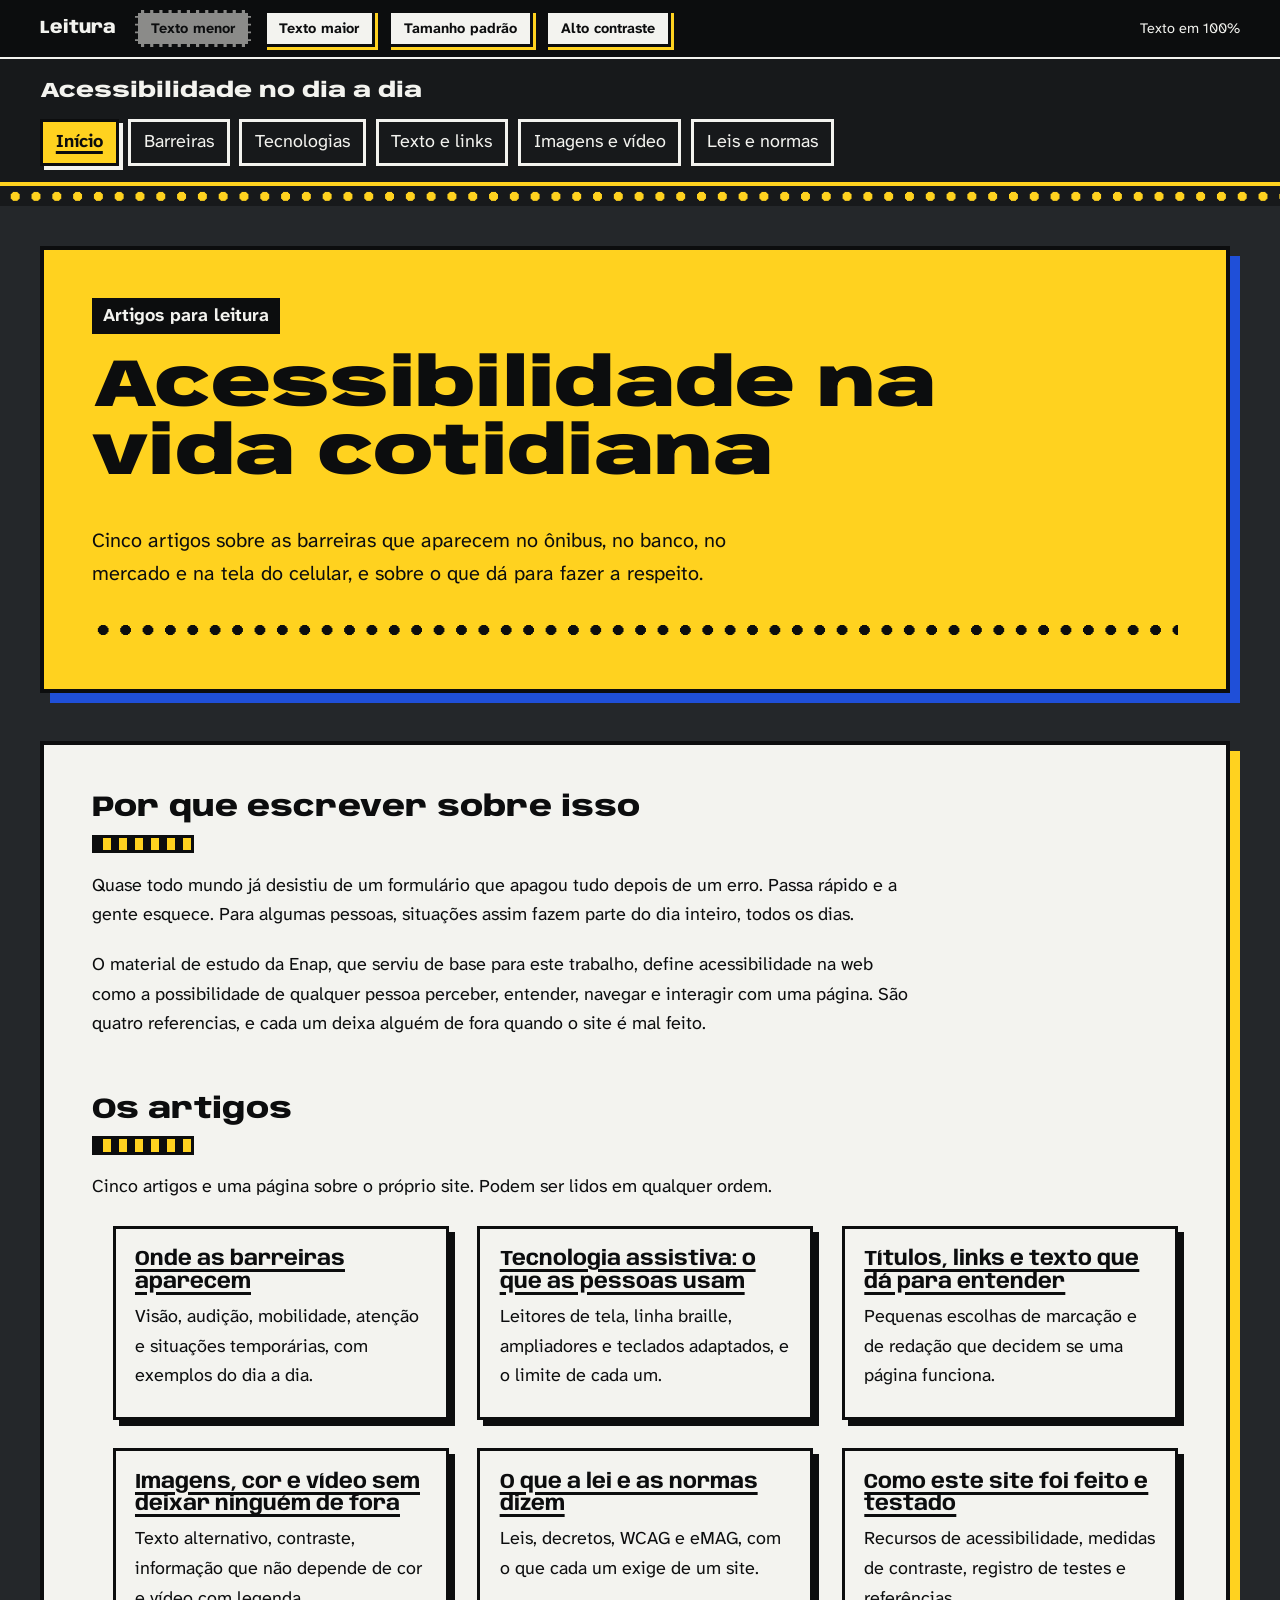
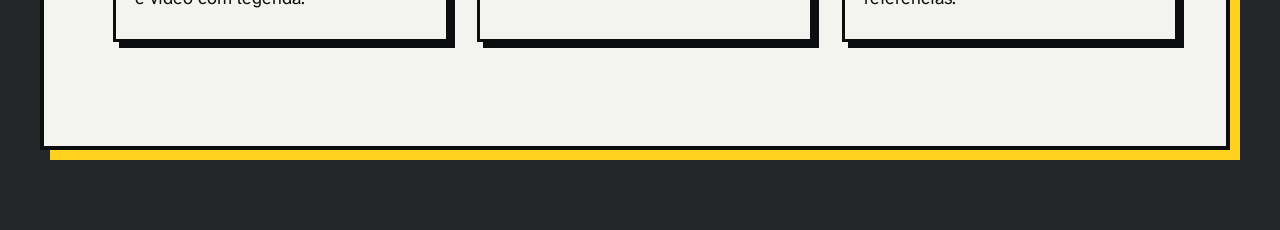
<file: index.html>
<!doctype html>
<html lang="pt-BR">
  <head>
    <meta charset="UTF-8" />
    <meta name="viewport" content="width=device-width, initial-scale=1" />
    <title>Início | Acessibilidade no dia a dia</title>
    <meta
      name="description"
      content="Artigos sobre acessibilidade na vida cotidiana: barreiras, tecnologia assistiva, boas práticas na web e legislação brasileira."
    />
    <link rel="preconnect" href="https://fonts.googleapis.com" />
    <link rel="preconnect" href="https://fonts.gstatic.com" crossorigin />
    <link
      rel="stylesheet"
      href="https://fonts.googleapis.com/css2?family=Anybody:wdth,wght@100..150,700..900&family=Atkinson+Hyperlegible+Next:wght@400;700&display=swap"
    />
    <link rel="stylesheet" href="css/estilo.css" />
    <script src="js/script.js"></script>
  </head>
  <body>
    <a class="pular" href="#conteudo">Pular para o conteúdo</a>
    <div id="anuncio" class="sr-only" role="status" aria-live="polite"></div>
    <header class="topo">
      <div class="ajustes">
        <div class="ajustes-in" role="group" aria-labelledby="rotulo-ajustes">
          <span id="rotulo-ajustes" class="ajustes-rotulo">Leitura</span>
          <button type="button" data-acao="menor">Texto menor</button>
          <button type="button" data-acao="maior">Texto maior</button>
          <button type="button" data-acao="restaurar">Tamanho padrão</button>
          <button type="button" data-acao="contraste" aria-pressed="false">
            Alto contraste
          </button>
          <span class="nivel" data-nivel>Texto em 100%</span>
        </div>
      </div>
      <div class="cabeca">
        <p class="marca">
          <a href="index.html">Acessibilidade no dia a dia</a>
        </p>
        <nav aria-label="Principal">
          <ul class="menu">
            <li><a href="index.html" aria-current="page">Início</a></li>
            <li><a href="barreiras.html">Barreiras</a></li>
            <li><a href="tecnologias.html">Tecnologias</a></li>
            <li><a href="texto-e-links.html">Texto e links</a></li>
            <li><a href="imagens-cor-e-video.html">Imagens e vídeo</a></li>
            <li><a href="leis-e-normas.html">Leis e normas</a></li>
          </ul>
        </nav>
      </div>
    </header>

    <main id="conteudo" tabindex="-1">
      <div class="capa">
        <p class="meta">Artigos para leitura</p>
        <h1>Acessibilidade na vida cotidiana</h1>
        <p class="lead">
          Cinco artigos sobre as barreiras que aparecem no ônibus, no banco, no
          mercado e na tela do celular, e sobre o que dá para fazer a respeito.
        </p>
      </div>
      <div class="folha">
        <div class="texto">
          <section aria-labelledby="h-porque">
            <h2 id="h-porque">Por que escrever sobre isso</h2>
            <p>
              Quase todo mundo já desistiu de um formulário que apagou tudo
              depois de um erro. Passa rápido e a gente esquece. Para algumas
              pessoas, situações assim fazem parte do dia inteiro, todos os
              dias.
            </p>
            <p>
              O material de estudo da Enap, que serviu de base para este
              trabalho, define acessibilidade na web como a possibilidade de
              qualquer pessoa perceber, entender, navegar e interagir com uma
              página. São quatro referencias, e cada um deixa alguém de fora
              quando o site é mal feito.
            </p>
          </section>

          <section aria-labelledby="h-artigos">
            <h2 id="h-artigos">Os artigos</h2>
            <p>
              Cinco artigos e uma página sobre o próprio site. Podem ser lidos
              em qualquer ordem.
            </p>
            <ul class="cartoes">
              <li class="cartao" style="--i: 0">
                <h3><a href="barreiras.html">Onde as barreiras aparecem</a></h3>
                <p>
                  Visão, audição, mobilidade, atenção e situações temporárias,
                  com exemplos do dia a dia.
                </p>
              </li>
              <li class="cartao" style="--i: 1">
                <h3>
                  <a href="tecnologias.html"
                    >Tecnologia assistiva: o que as pessoas usam</a
                  >
                </h3>
                <p>
                  Leitores de tela, linha braille, ampliadores e teclados
                  adaptados, e o limite de cada um.
                </p>
              </li>
              <li class="cartao" style="--i: 2">
                <h3>
                  <a href="texto-e-links.html"
                    >Títulos, links e texto que dá para entender</a
                  >
                </h3>
                <p>
                  Pequenas escolhas de marcação e de redação que decidem se uma
                  página funciona.
                </p>
              </li>
              <li class="cartao" style="--i: 3">
                <h3>
                  <a href="imagens-cor-e-video.html"
                    >Imagens, cor e vídeo sem deixar ninguém de fora</a
                  >
                </h3>
                <p>
                  Texto alternativo, contraste, informação que não depende de
                  cor e vídeo com legenda.
                </p>
              </li>
              <li class="cartao" style="--i: 4">
                <h3>
                  <a href="leis-e-normas.html">O que a lei e as normas dizem</a>
                </h3>
                <p>
                  Leis, decretos, WCAG e eMAG, com o que cada um exige de um
                  site.
                </p>
              </li>
              <li class="cartao" style="--i: 5">
                <h3>
                  <a href="sobre-este-site.html"
                    >Como este site foi feito e testado</a
                  >
                </h3>
                <p>
                  Recursos de acessibilidade, medidas de contraste, registro de
                  testes e referências.
                </p>
              </li>
            </ul>
          </section>
        </div>
      </div>
    </main>
  </body>
</html>
</file>
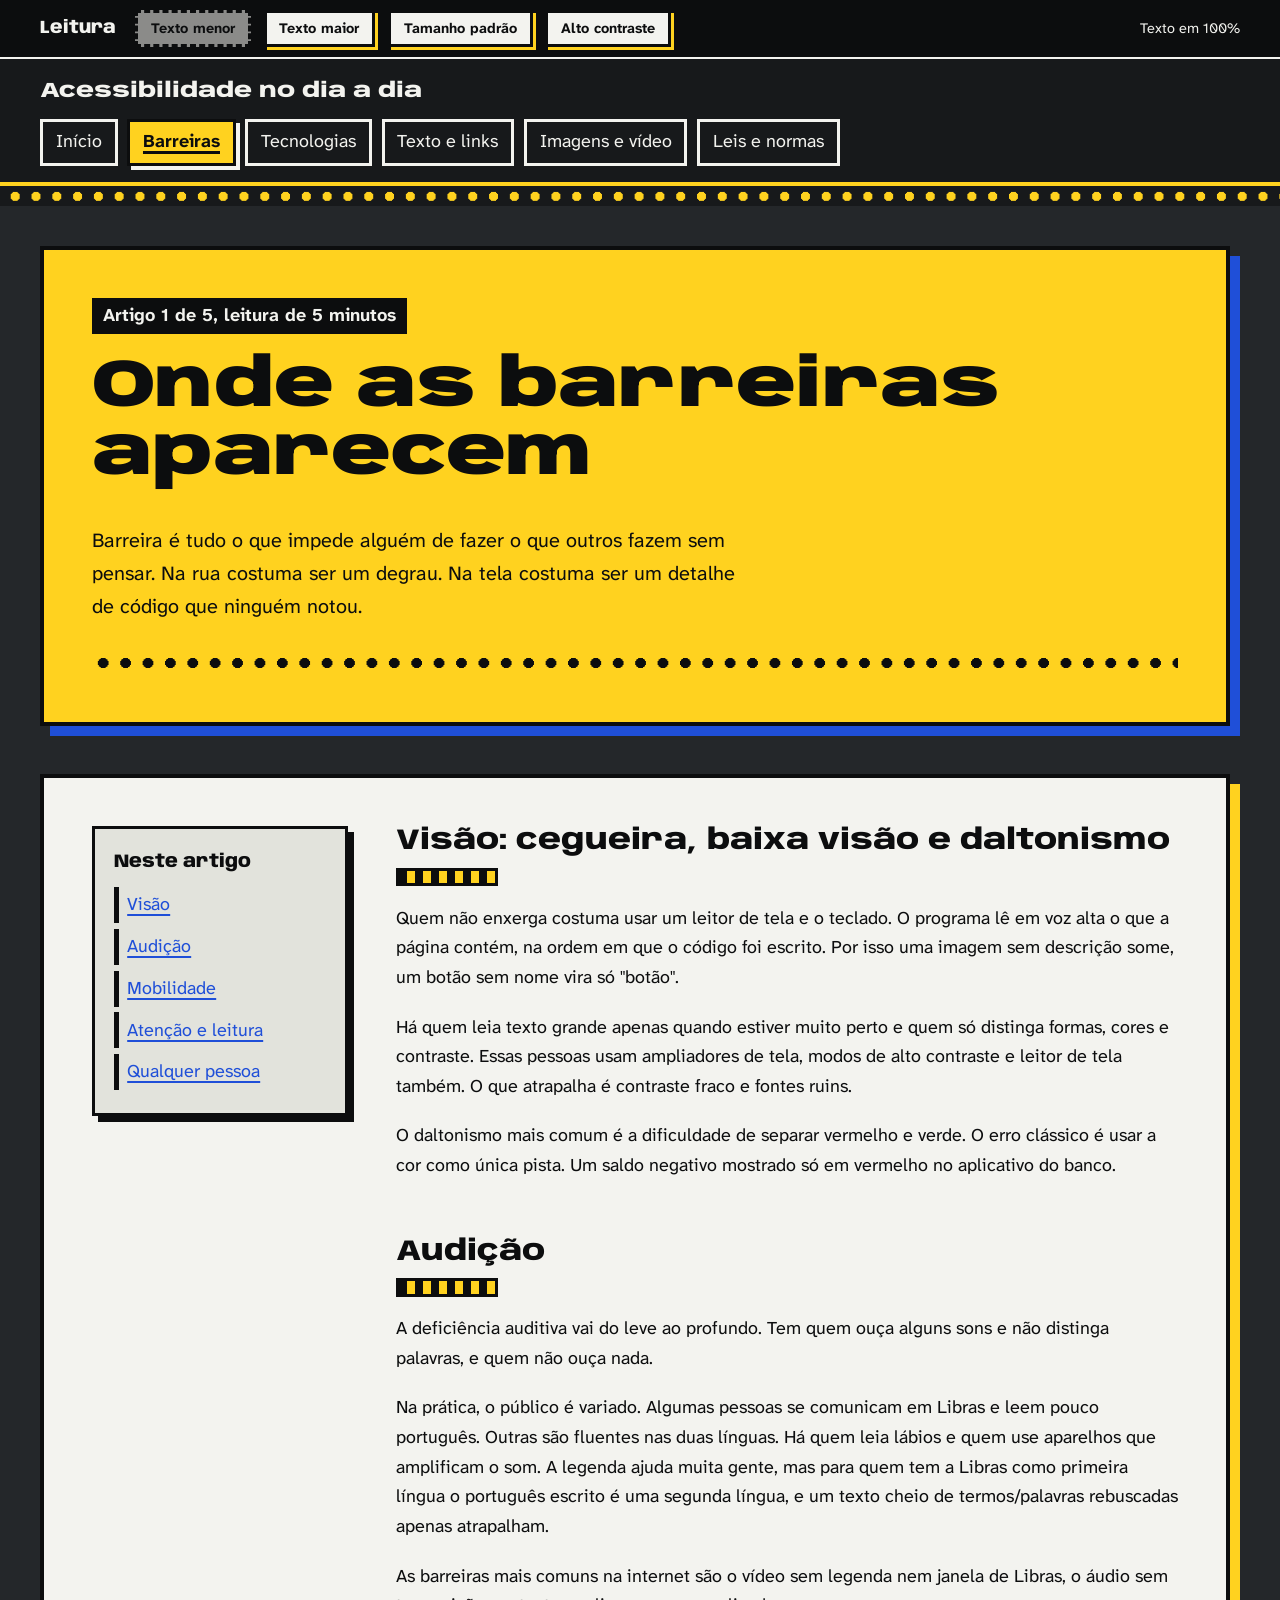
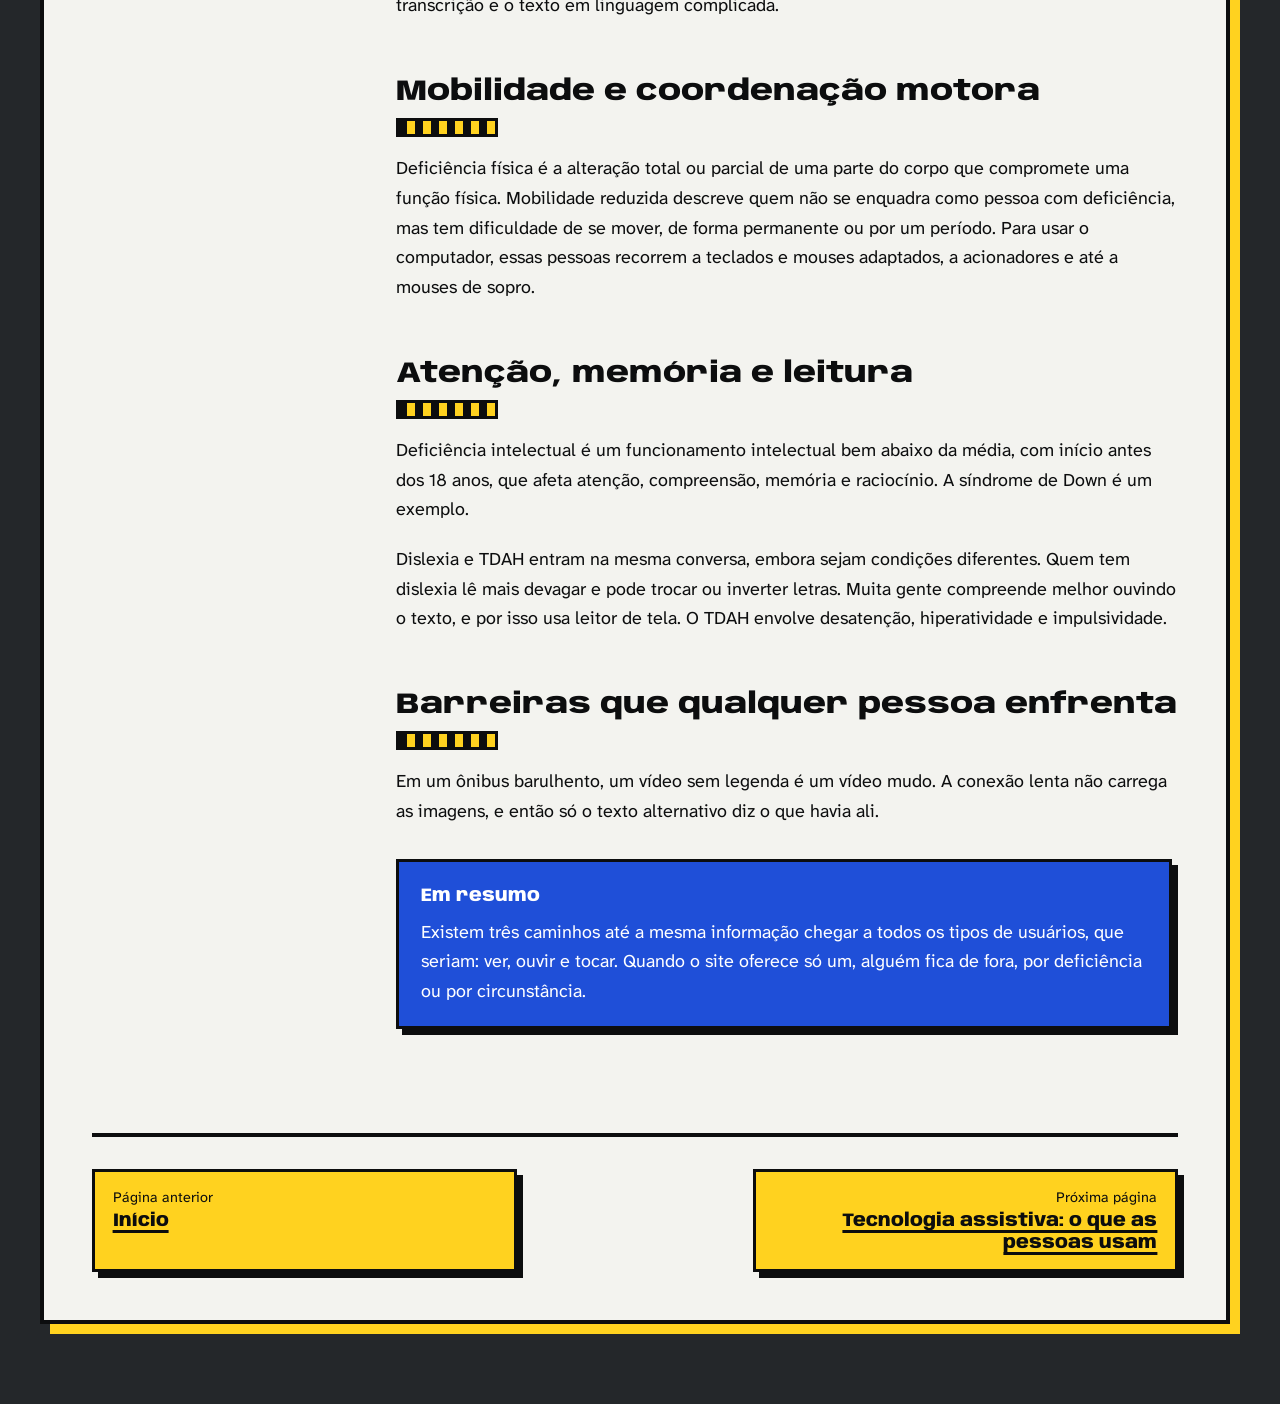
<file: barreiras.html>
<!doctype html>
<html lang="pt-BR">
  <head>
    <meta charset="UTF-8" />
    <meta name="viewport" content="width=device-width, initial-scale=1" />
    <title>Onde as barreiras aparecem | Acessibilidade no dia a dia</title>
    <meta
      name="description"
      content="Como as barreiras de acessibilidade aparecem no dia a dia para pessoas com deficiência visual, auditiva, física, intelectual e em situações temporárias."
    />
    <link rel="preconnect" href="https://fonts.googleapis.com" />
    <link rel="preconnect" href="https://fonts.gstatic.com" crossorigin />
    <link
      rel="stylesheet"
      href="https://fonts.googleapis.com/css2?family=Anybody:wdth,wght@100..150,700..900&family=Atkinson+Hyperlegible+Next:wght@400;700&display=swap"
    />
    <link rel="stylesheet" href="css/estilo.css" />
    <script src="js/script.js"></script>
  </head>
  <body>
    <a class="pular" href="#conteudo">Pular para o conteúdo</a>
    <div id="anuncio" class="sr-only" role="status" aria-live="polite"></div>
    <header class="topo">
      <div class="ajustes">
        <div class="ajustes-in" role="group" aria-labelledby="rotulo-ajustes">
          <span id="rotulo-ajustes" class="ajustes-rotulo">Leitura</span>
          <button type="button" data-acao="menor">Texto menor</button>
          <button type="button" data-acao="maior">Texto maior</button>
          <button type="button" data-acao="restaurar">Tamanho padrão</button>
          <button type="button" data-acao="contraste" aria-pressed="false">
            Alto contraste
          </button>
          <span class="nivel" data-nivel>Texto em 100%</span>
        </div>
      </div>
      <div class="cabeca">
        <p class="marca">
          <a href="index.html">Acessibilidade no dia a dia</a>
        </p>
        <nav aria-label="Principal">
          <ul class="menu">
            <li><a href="index.html">Início</a></li>
            <li><a href="barreiras.html" aria-current="page">Barreiras</a></li>
            <li><a href="tecnologias.html">Tecnologias</a></li>
            <li><a href="texto-e-links.html">Texto e links</a></li>
            <li><a href="imagens-cor-e-video.html">Imagens e vídeo</a></li>
            <li><a href="leis-e-normas.html">Leis e normas</a></li>
          </ul>
        </nav>
      </div>
    </header>

    <main id="conteudo" tabindex="-1">
      <div class="capa">
        <p class="meta">Artigo 1 de 5, leitura de 5 minutos</p>
        <h1>Onde as barreiras aparecem</h1>
        <p class="lead">
          Barreira é tudo o que impede alguém de fazer o que outros fazem sem
          pensar. Na rua costuma ser um degrau. Na tela costuma ser um detalhe
          de código que ninguém notou.
        </p>
      </div>
      <div class="folha">
        <div class="leitura">
          <nav class="sumario" id="sumario" aria-label="Neste artigo">
            <p class="sumario-titulo">Neste artigo</p>
            <ul>
              <li><a href="#visao">Visão</a></li>
              <li><a href="#audicao">Audição</a></li>
              <li><a href="#mobilidade">Mobilidade</a></li>
              <li><a href="#atencao">Atenção e leitura</a></li>
              <li><a href="#temporarias">Qualquer pessoa</a></li>
            </ul>
          </nav>
          <article class="texto">
            <section id="visao" aria-labelledby="h-visao">
              <h2 id="h-visao">Visão: cegueira, baixa visão e daltonismo</h2>
              <p>
                Quem não enxerga costuma usar um leitor de tela e o teclado. O
                programa lê em voz alta o que a página contém, na ordem em que o
                código foi escrito. Por isso uma imagem sem descrição some, um
                botão sem nome vira só "botão".
              </p>
              <p>
                Há quem leia texto grande apenas quando estiver muito perto e
                quem só distinga formas, cores e contraste. Essas pessoas usam
                ampliadores de tela, modos de alto contraste e leitor de tela
                também. O que atrapalha é contraste fraco e fontes ruins.
              </p>
              <p>
                O daltonismo mais comum é a dificuldade de separar vermelho e
                verde. O erro clássico é usar a cor como única pista. Um saldo
                negativo mostrado só em vermelho no aplicativo do banco.
              </p>
            </section>
            <section id="audicao" aria-labelledby="h-audicao">
              <h2 id="h-audicao">Audição</h2>
              <p>
                A deficiência auditiva vai do leve ao profundo. Tem quem ouça
                alguns sons e não distinga palavras, e quem não ouça nada.
              </p>
              <p>
                Na prática, o público é variado. Algumas pessoas se comunicam em
                Libras e leem pouco português. Outras são fluentes nas duas
                línguas. Há quem leia lábios e quem use aparelhos que amplificam
                o som. A legenda ajuda muita gente, mas para quem tem a Libras
                como primeira língua o português escrito é uma segunda língua, e
                um texto cheio de termos/palavras rebuscadas apenas atrapalham.
              </p>
              <p>
                As barreiras mais comuns na internet são o vídeo sem legenda nem
                janela de Libras, o áudio sem transcrição e o texto em linguagem
                complicada.
              </p>
            </section>
            <section id="mobilidade" aria-labelledby="h-mobilidade">
              <h2 id="h-mobilidade">Mobilidade e coordenação motora</h2>
              <p>
                Deficiência física é a alteração total ou parcial de uma parte
                do corpo que compromete uma função física. Mobilidade reduzida
                descreve quem não se enquadra como pessoa com deficiência, mas
                tem dificuldade de se mover, de forma permanente ou por um
                período. Para usar o computador, essas pessoas recorrem a
                teclados e mouses adaptados, a acionadores e até a mouses de
                sopro.
              </p>
            </section>
            <section id="atencao" aria-labelledby="h-atencao">
              <h2 id="h-atencao">Atenção, memória e leitura</h2>
              <p>
                Deficiência intelectual é um funcionamento intelectual bem
                abaixo da média, com início antes dos 18 anos, que afeta
                atenção, compreensão, memória e raciocínio. A síndrome de Down é
                um exemplo.
              </p>
              <p>
                Dislexia e TDAH entram na mesma conversa, embora sejam condições
                diferentes. Quem tem dislexia lê mais devagar e pode trocar ou
                inverter letras. Muita gente compreende melhor ouvindo o texto,
                e por isso usa leitor de tela. O TDAH envolve desatenção,
                hiperatividade e impulsividade.
              </p>
            </section>
            <section id="temporarias" aria-labelledby="h-temporarias">
              <h2 id="h-temporarias">Barreiras que qualquer pessoa enfrenta</h2>
              <p>
                Em um ônibus barulhento, um vídeo sem legenda é um vídeo mudo. A
                conexão lenta não carrega as imagens, e então só o texto
                alternativo diz o que havia ali.
              </p>
              <div class="resumo">
                <p class="titulo">Em resumo</p>
                <p>
                  Existem três caminhos até a mesma informação chegar a todos os
                  tipos de usuários, que seriam: ver, ouvir e tocar. Quando o
                  site oferece só um, alguém fica de fora, por deficiência ou
                  por circunstância.
                </p>
              </div>
            </section>
          </article>
        </div>
        <nav class="passos" aria-label="Continuar a leitura">
          <a class="passo" href="index.html" rel="prev"
            ><span class="passo-dir">Página anterior</span
            ><span class="passo-nome">Início</span></a
          >
          <a class="passo proximo" href="tecnologias.html" rel="next"
            ><span class="passo-dir">Próxima página</span
            ><span class="passo-nome"
              >Tecnologia assistiva: o que as pessoas usam</span
            ></a
          >
        </nav>
      </div>
    </main>
  </body>
</html>
</file>
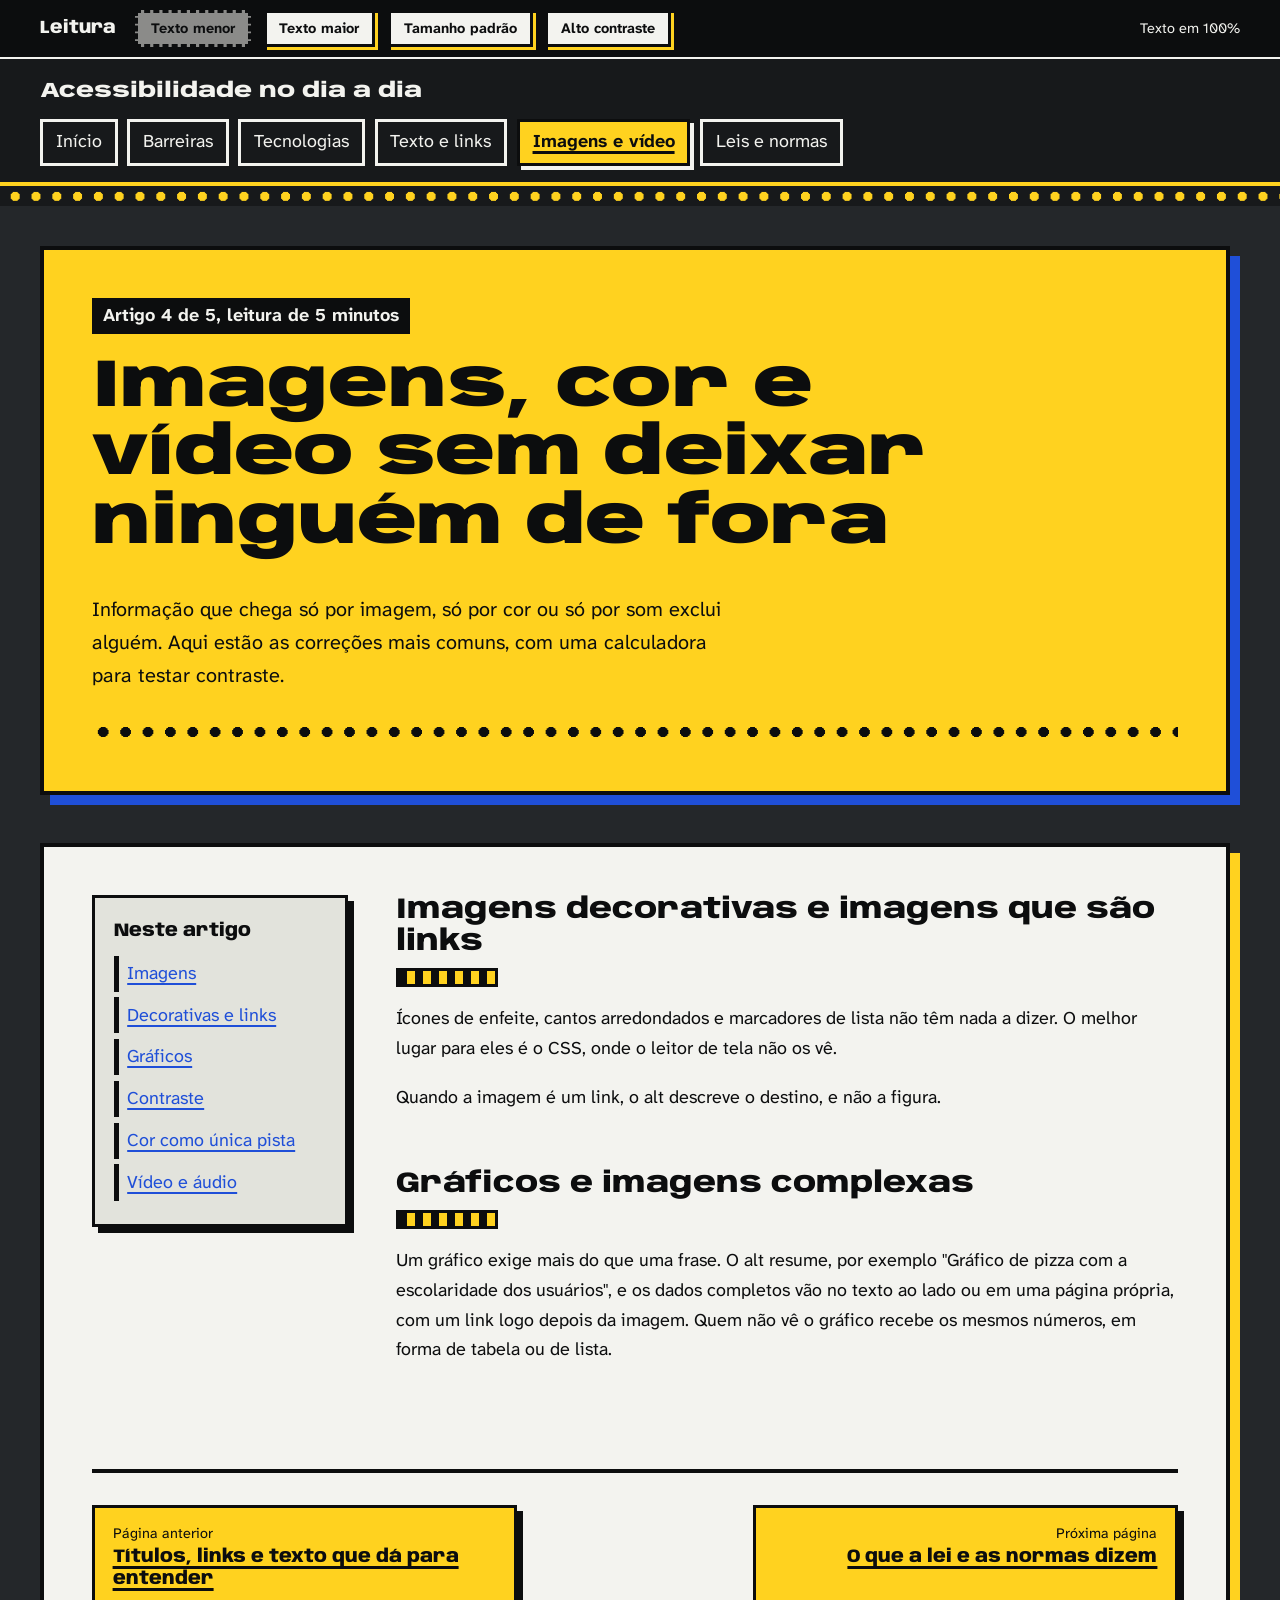
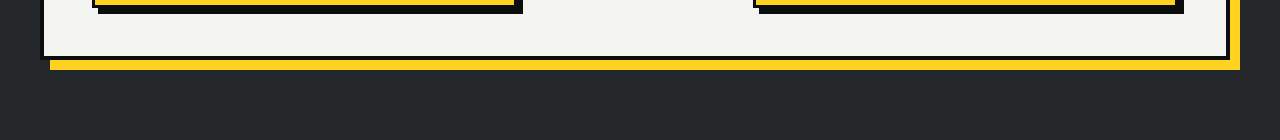
<file: imagens-cor-e-video.html>
<!doctype html>
<html lang="pt-BR">
  <head>
    <meta charset="UTF-8" />
    <meta name="viewport" content="width=device-width, initial-scale=1" />
    <title>
      Imagens, cor e vídeo sem deixar ninguém de fora | Acessibilidade no dia a
      dia
    </title>
    <meta
      name="description"
      content="Texto alternativo, contraste, uso de cor e recursos para vídeo e áudio acessíveis, com uma calculadora de contraste interativa."
    />
    <link rel="preconnect" href="https://fonts.googleapis.com" />
    <link rel="preconnect" href="https://fonts.gstatic.com" crossorigin />
    <link
      rel="stylesheet"
      href="https://fonts.googleapis.com/css2?family=Anybody:wdth,wght@100..150,700..900&family=Atkinson+Hyperlegible+Next:wght@400;700&display=swap"
    />
    <link rel="stylesheet" href="css/estilo.css" />
    <script src="js/script.js"></script>
  </head>
  <body>
    <a class="pular" href="#conteudo">Pular para o conteúdo</a>
    <div id="anuncio" class="sr-only" role="status" aria-live="polite"></div>
    <header class="topo">
      <div class="ajustes">
        <div class="ajustes-in" role="group" aria-labelledby="rotulo-ajustes">
          <span id="rotulo-ajustes" class="ajustes-rotulo">Leitura</span>
          <button type="button" data-acao="menor">Texto menor</button>
          <button type="button" data-acao="maior">Texto maior</button>
          <button type="button" data-acao="restaurar">Tamanho padrão</button>
          <button type="button" data-acao="contraste" aria-pressed="false">
            Alto contraste
          </button>
          <span class="nivel" data-nivel>Texto em 100%</span>
        </div>
      </div>
      <div class="cabeca">
        <p class="marca">
          <a href="index.html">Acessibilidade no dia a dia</a>
        </p>
        <nav aria-label="Principal">
          <ul class="menu">
            <li><a href="index.html">Início</a></li>
            <li><a href="barreiras.html">Barreiras</a></li>
            <li><a href="tecnologias.html">Tecnologias</a></li>
            <li><a href="texto-e-links.html">Texto e links</a></li>
            <li>
              <a href="imagens-cor-e-video.html" aria-current="page"
                >Imagens e vídeo</a
              >
            </li>
            <li><a href="leis-e-normas.html">Leis e normas</a></li>
          </ul>
        </nav>
      </div>
    </header>

    <main id="conteudo" tabindex="-1">
      <div class="capa">
        <p class="meta">Artigo 4 de 5, leitura de 5 minutos</p>
        <h1>Imagens, cor e vídeo sem deixar ninguém de fora</h1>
        <p class="lead">
          Informação que chega só por imagem, só por cor ou só por som exclui
          alguém. Aqui estão as correções mais comuns, com uma calculadora para
          testar contraste.
        </p>
      </div>
      <div class="folha">
        <div class="leitura">
          <nav class="sumario" id="sumario" aria-label="Neste artigo">
            <p class="sumario-titulo">Neste artigo</p>
            <ul>
              <li><a href="#imagens">Imagens</a></li>
              <li><a href="#decorativas">Decorativas e links</a></li>
              <li><a href="#complexas">Gráficos</a></li>
              <li><a href="#contraste">Contraste</a></li>
              <li><a href="#cor">Cor como única pista</a></li>
              <li><a href="#video">Vídeo e áudio</a></li>
            </ul>
          </nav>
          <article class="texto">
            <section id="decorativas" aria-labelledby="h-decorativas">
              <h2 id="h-decorativas">
                Imagens decorativas e imagens que são links
              </h2>
              <p>
                Ícones de enfeite, cantos arredondados e marcadores de lista não
                têm nada a dizer. O melhor lugar para eles é o CSS, onde o
                leitor de tela não os vê.
              </p>
              <p>
                Quando a imagem é um link, o alt descreve o destino, e não a
                figura.
              </p>
            </section>
            <section id="complexas" aria-labelledby="h-complexas">
              <h2 id="h-complexas">Gráficos e imagens complexas</h2>
              <p>
                Um gráfico exige mais do que uma frase. O alt resume, por
                exemplo "Gráfico de pizza com a escolaridade dos usuários", e os
                dados completos vão no texto ao lado ou em uma página própria,
                com um link logo depois da imagem. Quem não vê o gráfico recebe
                os mesmos números, em forma de tabela ou de lista.
              </p>
            </section>
          </article>
        </div>
        <nav class="passos" aria-label="Continuar a leitura">
          <a class="passo" href="texto-e-links.html" rel="prev"
            ><span class="passo-dir">Página anterior</span
            ><span class="passo-nome"
              >Títulos, links e texto que dá para entender</span
            ></a
          >
          <a class="passo proximo" href="leis-e-normas.html" rel="next"
            ><span class="passo-dir">Próxima página</span
            ><span class="passo-nome">O que a lei e as normas dizem</span></a
          >
        </nav>
      </div>
    </main>
  </body>
</html>
</file>
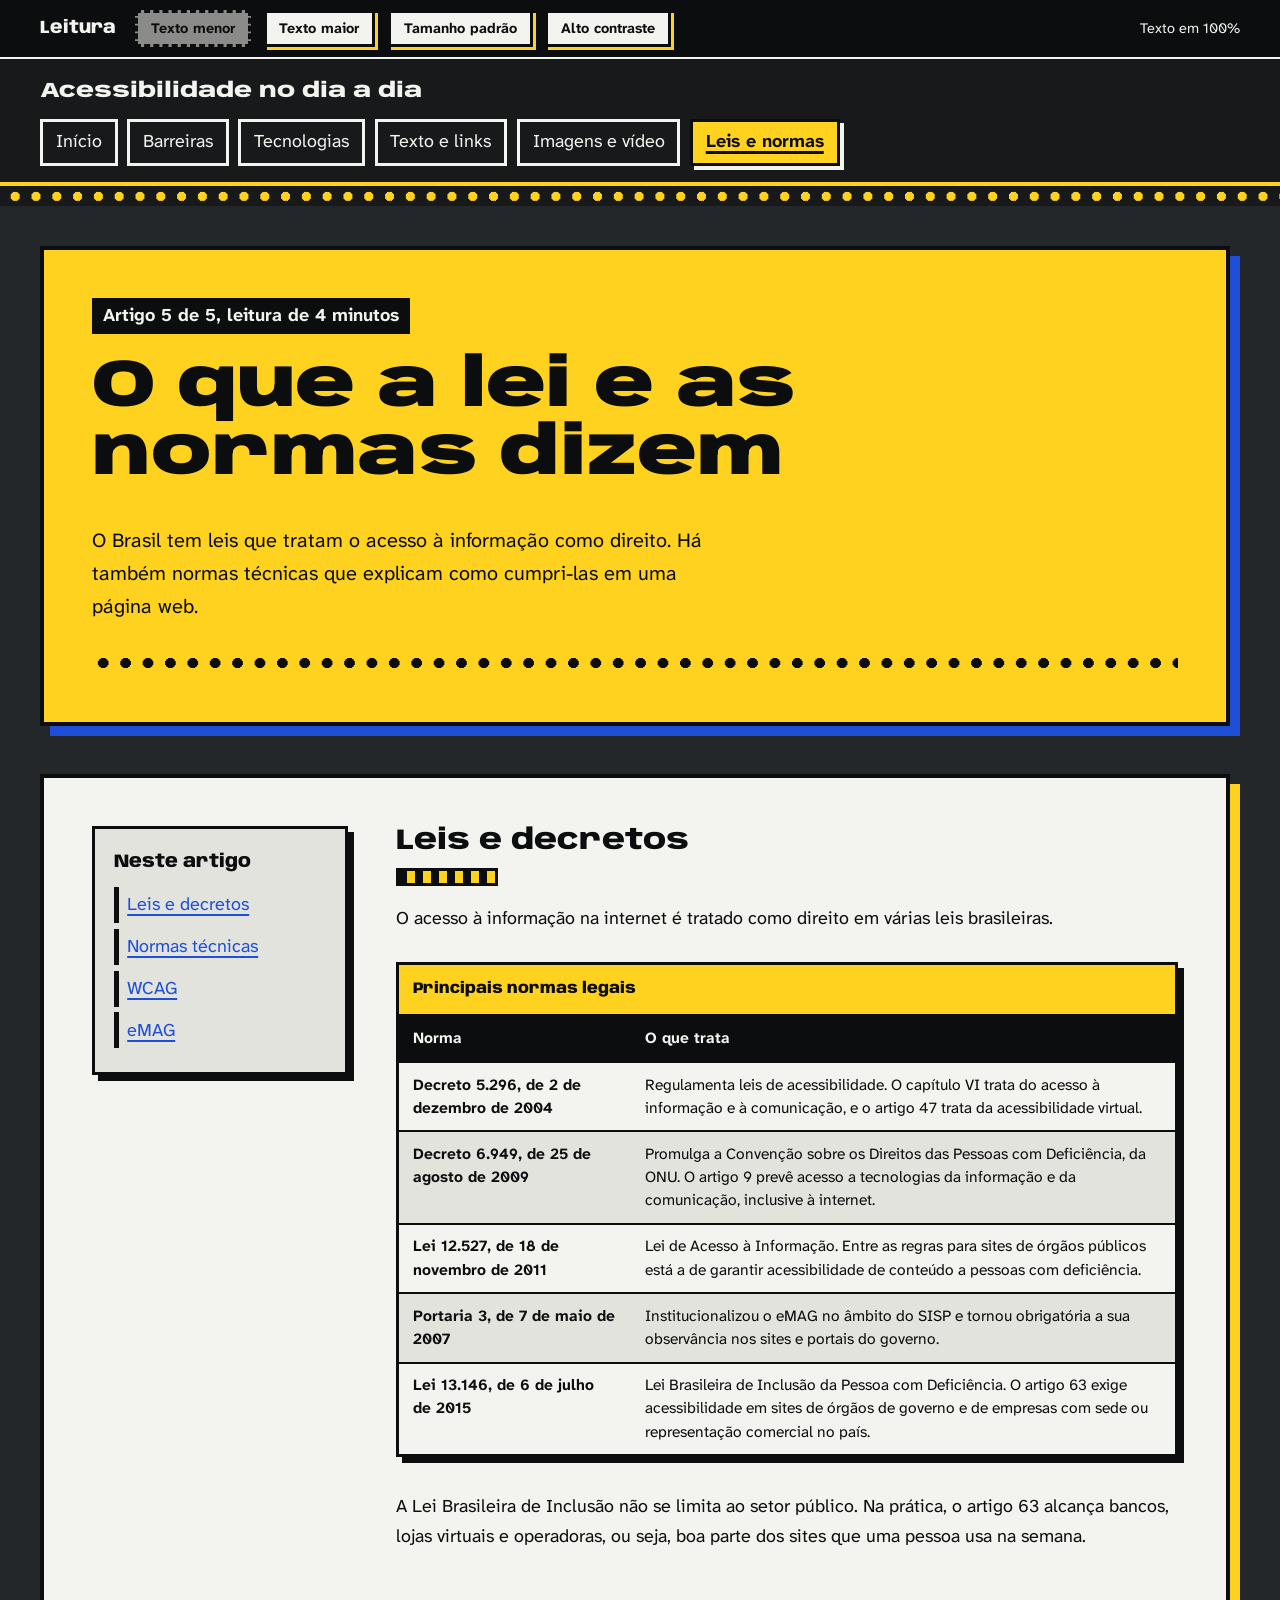
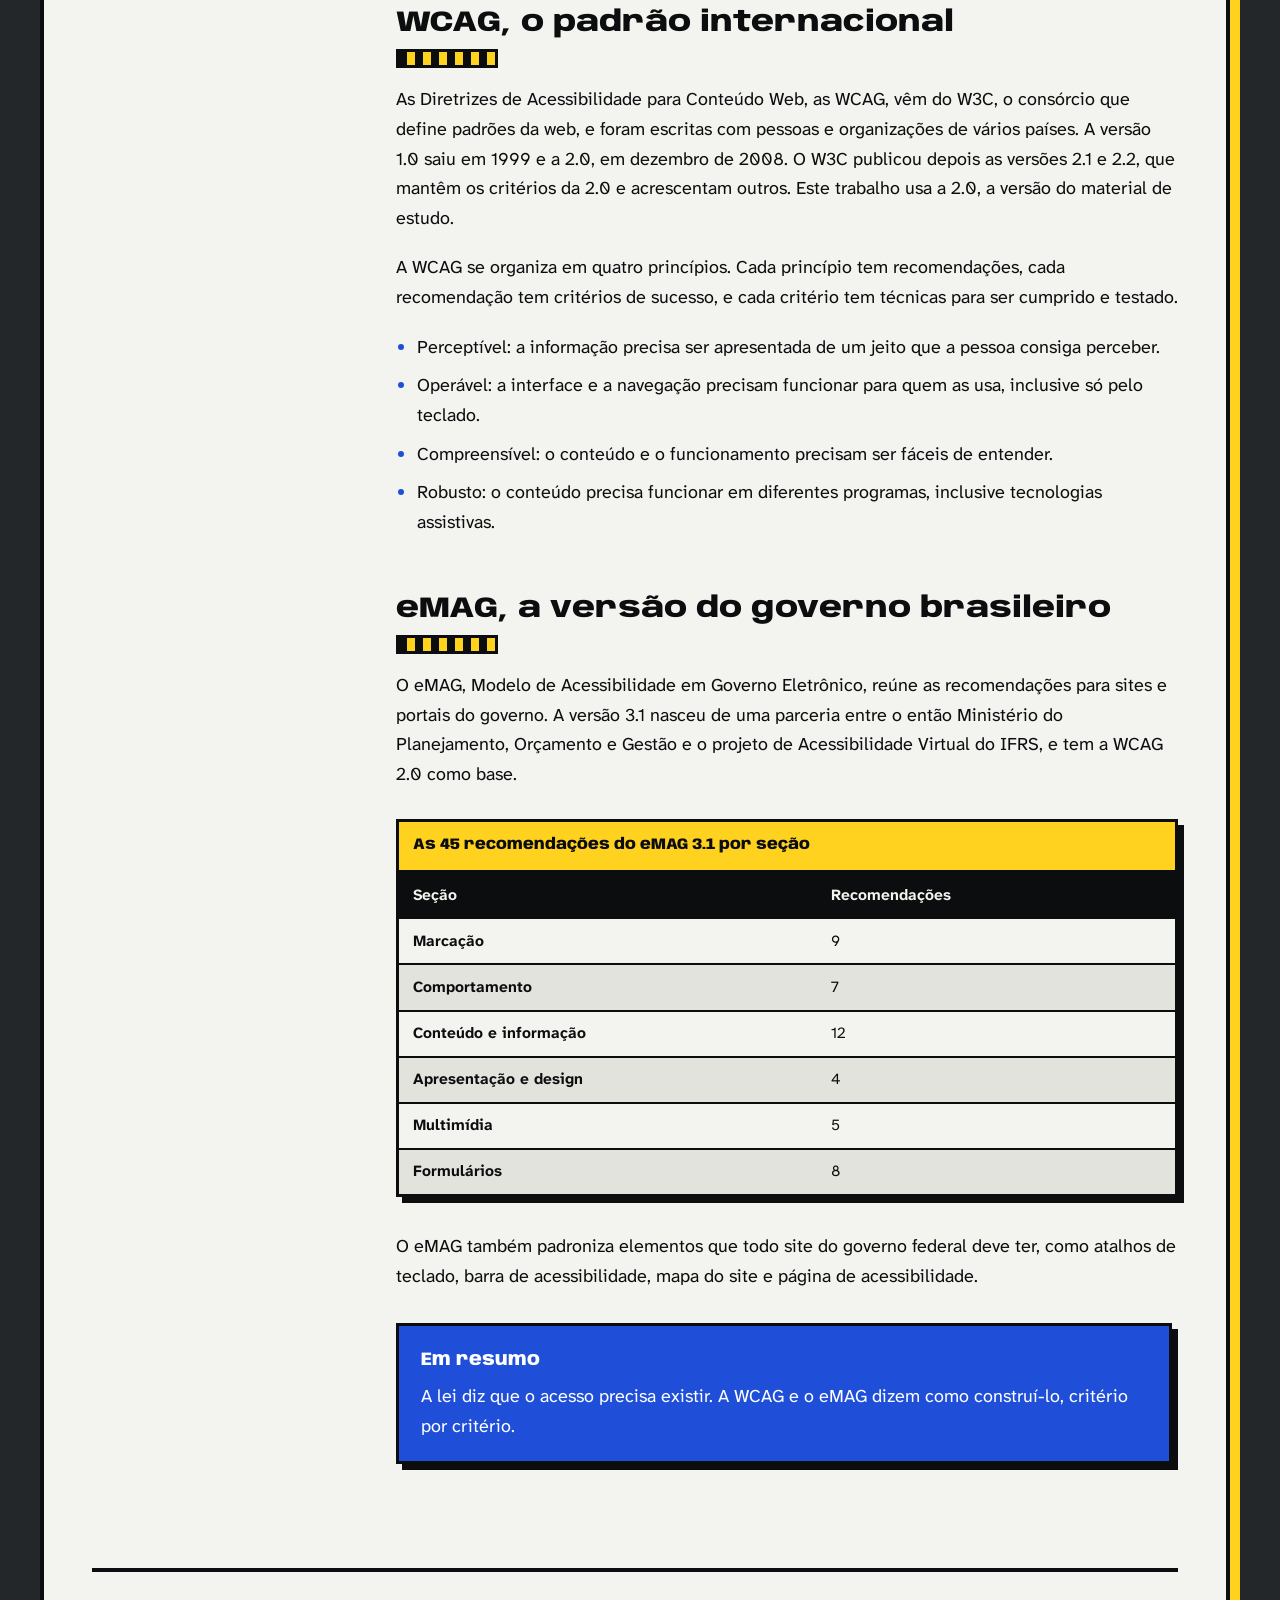
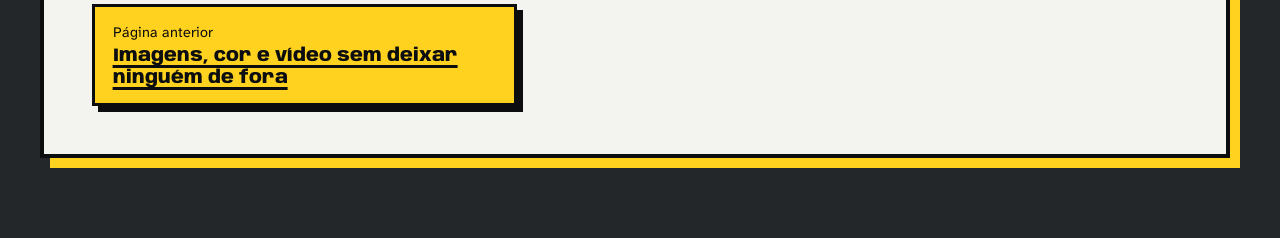
<file: leis-e-normas.html>
<!doctype html>
<html lang="pt-BR">
  <head>
    <meta charset="UTF-8" />
    <meta name="viewport" content="width=device-width, initial-scale=1" />
    <title>O que a lei e as normas dizem | Acessibilidade no dia a dia</title>
    <meta
      name="description"
      content="Leis, decretos, WCAG e eMAG: o que a legislação brasileira e as normas técnicas exigem de um site acessível."
    />
    <link rel="preconnect" href="https://fonts.googleapis.com" />
    <link rel="preconnect" href="https://fonts.gstatic.com" crossorigin />
    <link
      rel="stylesheet"
      href="https://fonts.googleapis.com/css2?family=Anybody:wdth,wght@100..150,700..900&family=Atkinson+Hyperlegible+Next:wght@400;700&display=swap"
    />
    <link rel="stylesheet" href="css/estilo.css" />
    <script src="js/script.js"></script>
  </head>
  <body>
    <a class="pular" href="#conteudo">Pular para o conteúdo</a>
    <div id="anuncio" class="sr-only" role="status" aria-live="polite"></div>
    <header class="topo">
      <div class="ajustes">
        <div class="ajustes-in" role="group" aria-labelledby="rotulo-ajustes">
          <span id="rotulo-ajustes" class="ajustes-rotulo">Leitura</span>
          <button type="button" data-acao="menor">Texto menor</button>
          <button type="button" data-acao="maior">Texto maior</button>
          <button type="button" data-acao="restaurar">Tamanho padrão</button>
          <button type="button" data-acao="contraste" aria-pressed="false">
            Alto contraste
          </button>
          <span class="nivel" data-nivel>Texto em 100%</span>
        </div>
      </div>
      <div class="cabeca">
        <p class="marca">
          <a href="index.html">Acessibilidade no dia a dia</a>
        </p>
        <nav aria-label="Principal">
          <ul class="menu">
            <li><a href="index.html">Início</a></li>
            <li><a href="barreiras.html">Barreiras</a></li>
            <li><a href="tecnologias.html">Tecnologias</a></li>
            <li><a href="texto-e-links.html">Texto e links</a></li>
            <li><a href="imagens-cor-e-video.html">Imagens e vídeo</a></li>
            <li>
              <a href="leis-e-normas.html" aria-current="page">Leis e normas</a>
            </li>
          </ul>
        </nav>
      </div>
    </header>

    <main id="conteudo" tabindex="-1">
      <div class="capa">
        <p class="meta">Artigo 5 de 5, leitura de 4 minutos</p>
        <h1>O que a lei e as normas dizem</h1>
        <p class="lead">
          O Brasil tem leis que tratam o acesso à informação como direito. Há
          também normas técnicas que explicam como cumpri-las em uma página web.
        </p>
      </div>
      <div class="folha">
        <div class="leitura">
          <nav class="sumario" id="sumario" aria-label="Neste artigo">
            <p class="sumario-titulo">Neste artigo</p>
            <ul>
              <li><a href="#leis">Leis e decretos</a></li>
              <li><a href="#normas">Normas técnicas</a></li>
              <li><a href="#wcag">WCAG</a></li>
              <li><a href="#emag">eMAG</a></li>
            </ul>
          </nav>
          <article class="texto">
            <section id="leis" aria-labelledby="h-leis">
              <h2 id="h-leis">Leis e decretos</h2>
              <p>
                O acesso à informação na internet é tratado como direito em
                várias leis brasileiras.
              </p>
              <div
                class="rolagem"
                tabindex="0"
                role="region"
                aria-label="Tabela de leis e decretos sobre acessibilidade"
              >
                <table>
                  <caption>
                    Principais normas legais
                  </caption>
                  <thead>
                    <tr>
                      <th scope="col">Norma</th>
                      <th scope="col">O que trata</th>
                    </tr>
                  </thead>
                  <tbody>
                    <tr>
                      <th scope="row">
                        Decreto 5.296, de 2 de dezembro de 2004
                      </th>
                      <td>
                        Regulamenta leis de acessibilidade. O capítulo VI trata
                        do acesso à informação e à comunicação, e o artigo 47
                        trata da acessibilidade virtual.
                      </td>
                    </tr>
                    <tr>
                      <th scope="row">
                        Decreto 6.949, de 25 de agosto de 2009
                      </th>
                      <td>
                        Promulga a Convenção sobre os Direitos das Pessoas com
                        Deficiência, da ONU. O artigo 9 prevê acesso a
                        tecnologias da informação e da comunicação, inclusive à
                        internet.
                      </td>
                    </tr>
                    <tr>
                      <th scope="row">Lei 12.527, de 18 de novembro de 2011</th>
                      <td>
                        Lei de Acesso à Informação. Entre as regras para sites
                        de órgãos públicos está a de garantir acessibilidade de
                        conteúdo a pessoas com deficiência.
                      </td>
                    </tr>
                    <tr>
                      <th scope="row">Portaria 3, de 7 de maio de 2007</th>
                      <td>
                        Institucionalizou o eMAG no âmbito do SISP e tornou
                        obrigatória a sua observância nos sites e portais do
                        governo.
                      </td>
                    </tr>
                    <tr>
                      <th scope="row">Lei 13.146, de 6 de julho de 2015</th>
                      <td>
                        Lei Brasileira de Inclusão da Pessoa com Deficiência. O
                        artigo 63 exige acessibilidade em sites de órgãos de
                        governo e de empresas com sede ou representação
                        comercial no país.
                      </td>
                    </tr>
                  </tbody>
                </table>
              </div>
              <p>
                A Lei Brasileira de Inclusão não se limita ao setor público. Na
                prática, o artigo 63 alcança bancos, lojas virtuais e
                operadoras, ou seja, boa parte dos sites que uma pessoa usa na
                semana.
              </p>
            </section>
            <section id="wcag" aria-labelledby="h-wcag">
              <h2 id="h-wcag">WCAG, o padrão internacional</h2>
              <p>
                As Diretrizes de Acessibilidade para Conteúdo Web, as WCAG, vêm
                do W3C, o consórcio que define padrões da web, e foram escritas
                com pessoas e organizações de vários países. A versão 1.0 saiu
                em 1999 e a 2.0, em dezembro de 2008. O W3C publicou depois as
                versões 2.1 e 2.2, que mantêm os critérios da 2.0 e acrescentam
                outros. Este trabalho usa a 2.0, a versão do material de estudo.
              </p>
              <p>
                A WCAG se organiza em quatro princípios. Cada princípio tem
                recomendações, cada recomendação tem critérios de sucesso, e
                cada critério tem técnicas para ser cumprido e testado.
              </p>
              <ul>
                <li>
                  Perceptível: a informação precisa ser apresentada de um jeito
                  que a pessoa consiga perceber.
                </li>
                <li>
                  Operável: a interface e a navegação precisam funcionar para
                  quem as usa, inclusive só pelo teclado.
                </li>
                <li>
                  Compreensível: o conteúdo e o funcionamento precisam ser
                  fáceis de entender.
                </li>
                <li>
                  Robusto: o conteúdo precisa funcionar em diferentes programas,
                  inclusive tecnologias assistivas.
                </li>
              </ul>
            </section>
            <section id="emag" aria-labelledby="h-emag">
              <h2 id="h-emag">eMAG, a versão do governo brasileiro</h2>
              <p>
                O eMAG, Modelo de Acessibilidade em Governo Eletrônico, reúne as
                recomendações para sites e portais do governo. A versão 3.1
                nasceu de uma parceria entre o então Ministério do Planejamento,
                Orçamento e Gestão e o projeto de Acessibilidade Virtual do
                IFRS, e tem a WCAG 2.0 como base.
              </p>
              <div
                class="rolagem"
                tabindex="0"
                role="region"
                aria-label="Tabela de seções do eMAG"
              >
                <table>
                  <caption>
                    As 45 recomendações do eMAG 3.1 por seção
                  </caption>
                  <thead>
                    <tr>
                      <th scope="col">Seção</th>
                      <th scope="col">Recomendações</th>
                    </tr>
                  </thead>
                  <tbody>
                    <tr>
                      <th scope="row">Marcação</th>
                      <td>9</td>
                    </tr>
                    <tr>
                      <th scope="row">Comportamento</th>
                      <td>7</td>
                    </tr>
                    <tr>
                      <th scope="row">Conteúdo e informação</th>
                      <td>12</td>
                    </tr>
                    <tr>
                      <th scope="row">Apresentação e design</th>
                      <td>4</td>
                    </tr>
                    <tr>
                      <th scope="row">Multimídia</th>
                      <td>5</td>
                    </tr>
                    <tr>
                      <th scope="row">Formulários</th>
                      <td>8</td>
                    </tr>
                  </tbody>
                </table>
              </div>
              <p>
                O eMAG também padroniza elementos que todo site do governo
                federal deve ter, como atalhos de teclado, barra de
                acessibilidade, mapa do site e página de acessibilidade.
              </p>

              <div class="resumo">
                <p class="titulo">Em resumo</p>
                <p>
                  A lei diz que o acesso precisa existir. A WCAG e o eMAG dizem
                  como construí-lo, critério por critério.
                </p>
              </div>
            </section>
          </article>
        </div>
        <nav class="passos" aria-label="Continuar a leitura">
          <a class="passo" href="imagens-cor-e-video.html" rel="prev"
            ><span class="passo-dir">Página anterior</span
            ><span class="passo-nome"
              >Imagens, cor e vídeo sem deixar ninguém de fora</span
            ></a
          >
        </nav>
      </div>
    </main>
  </body>
</html>
</file>
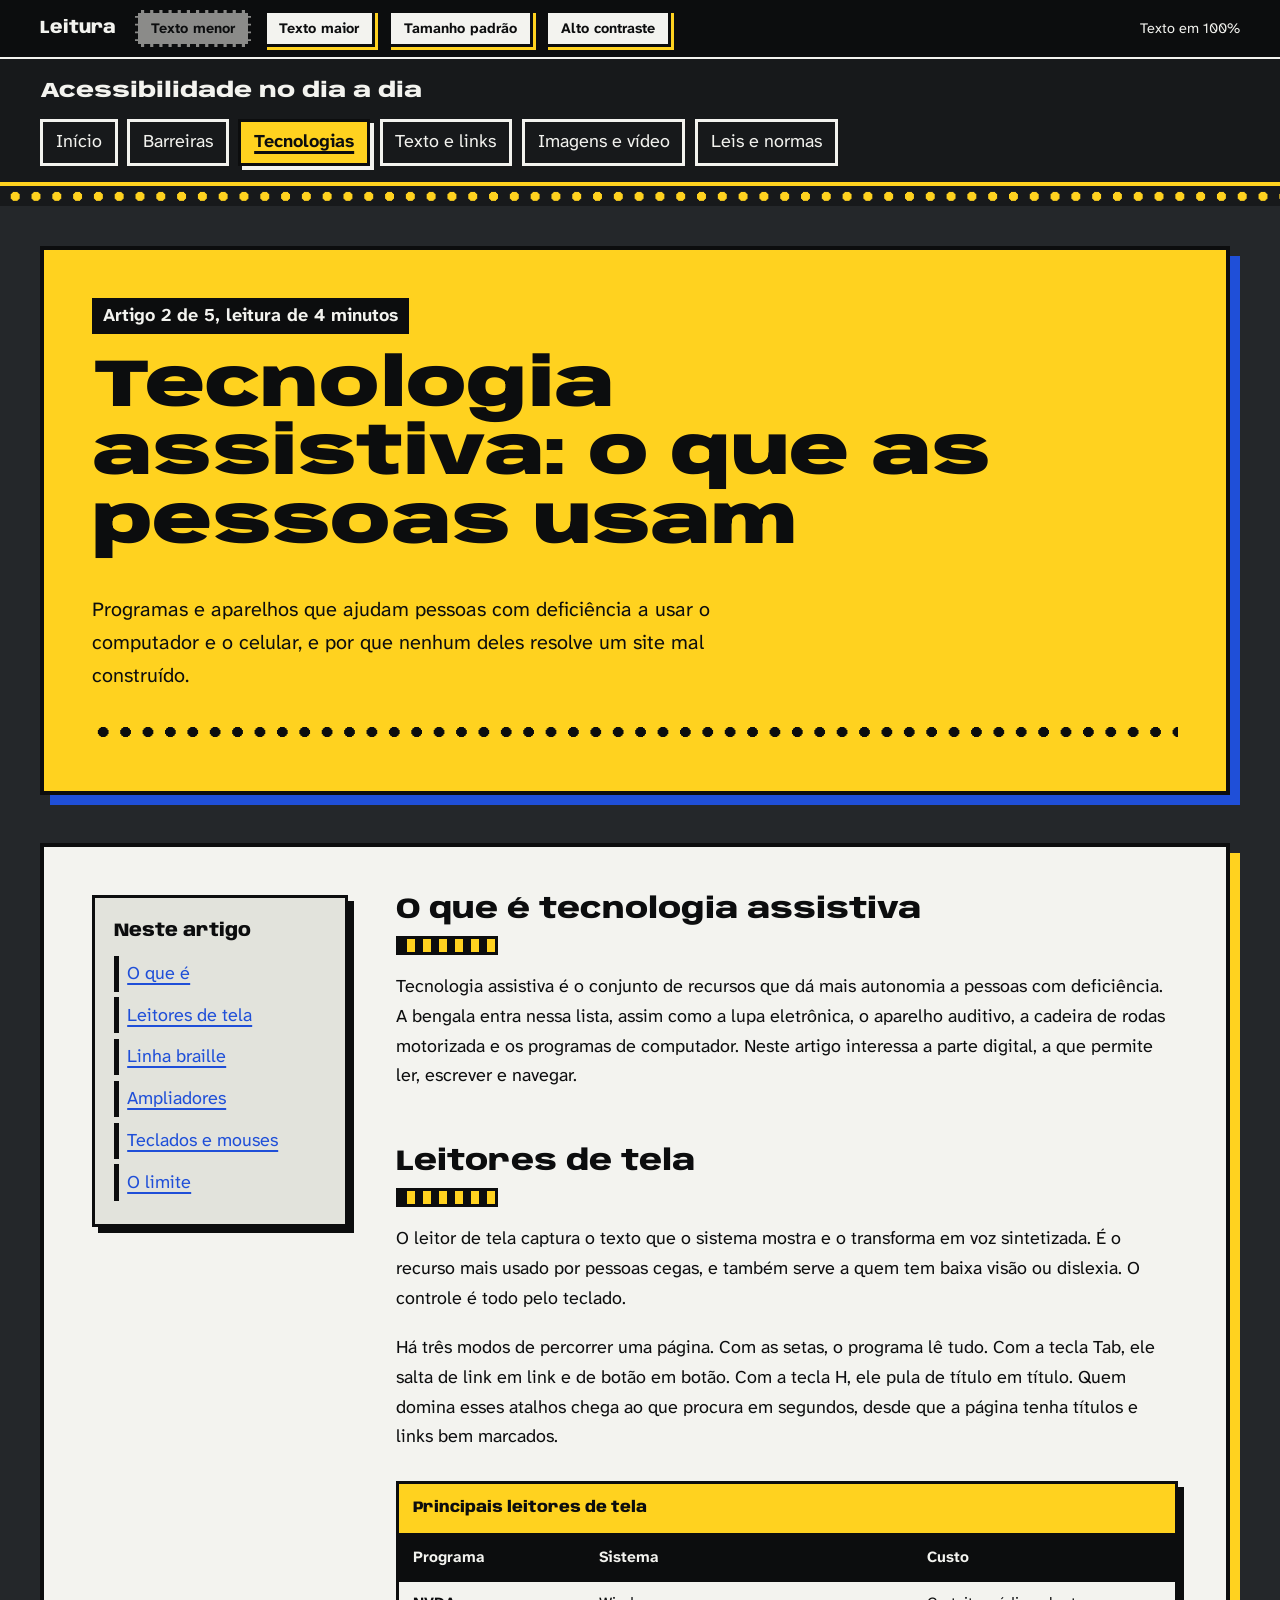
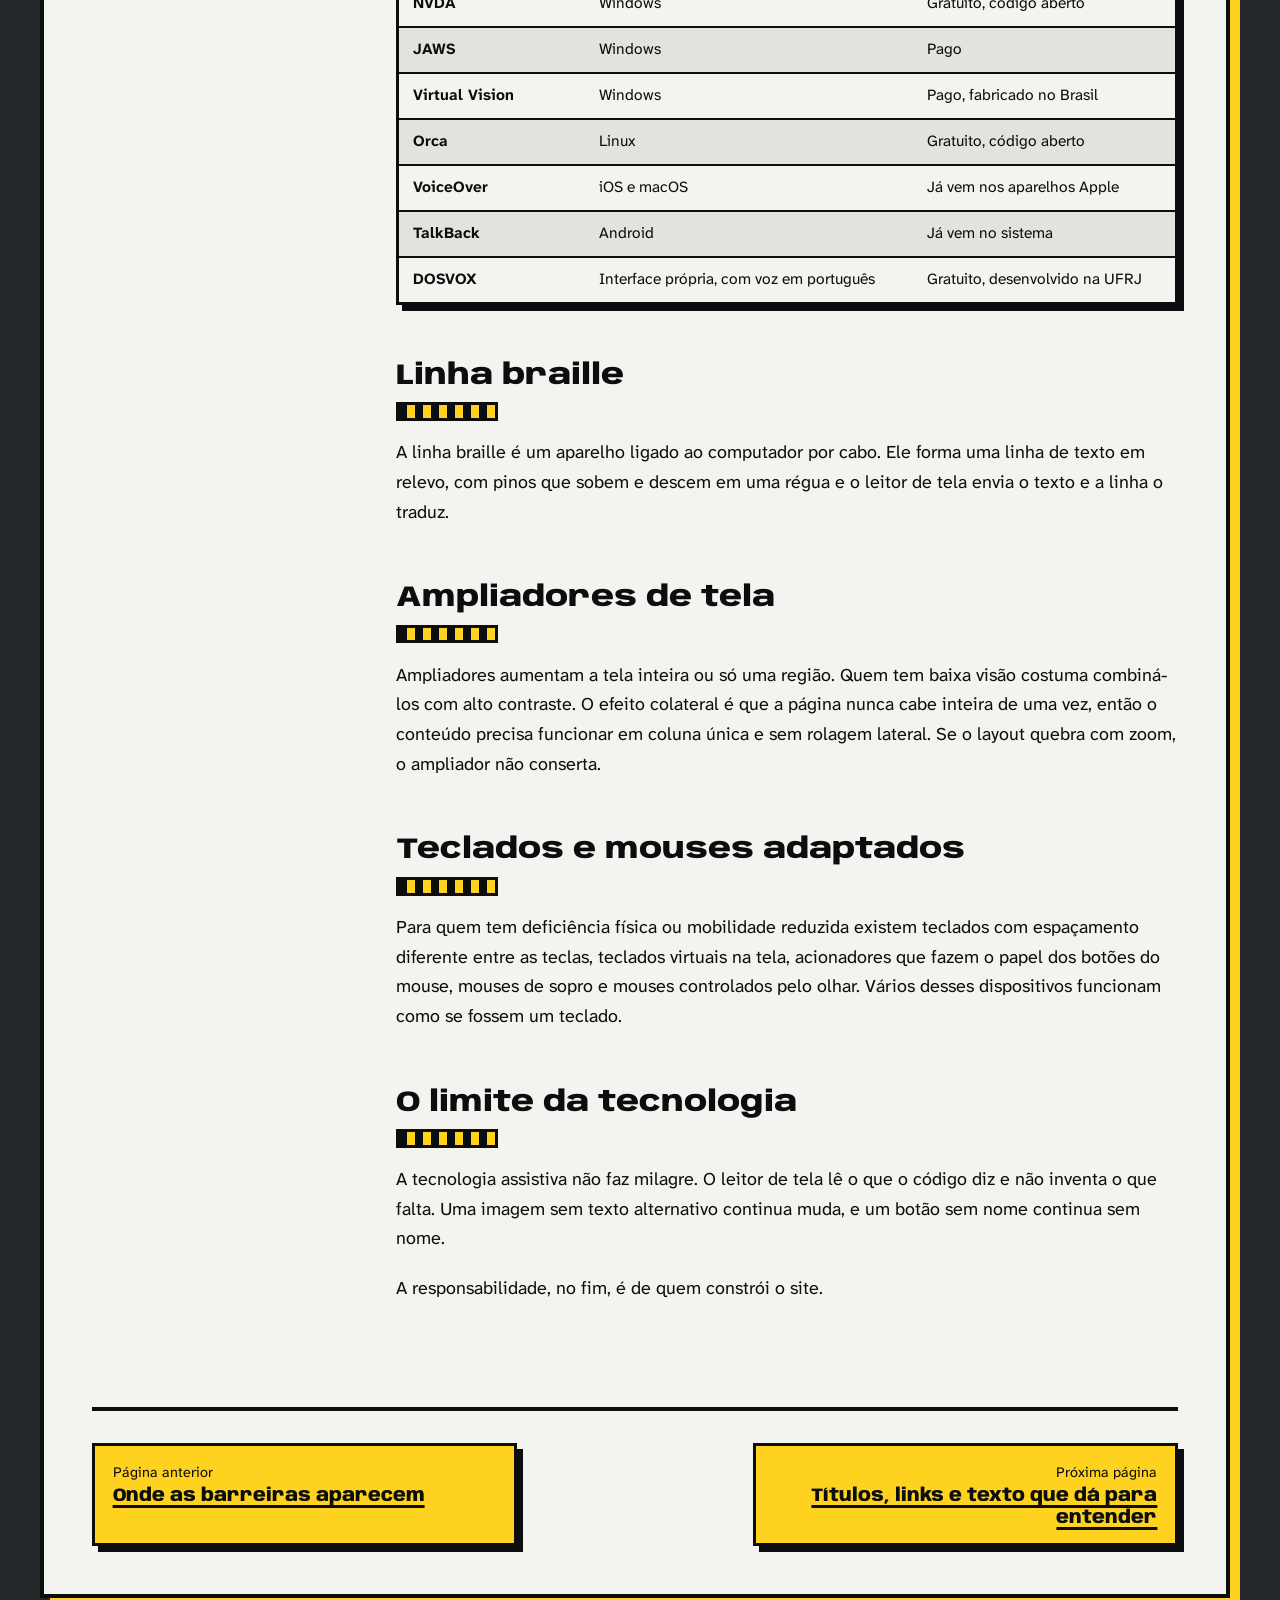
<file: tecnologias.html>
<!doctype html>
<html lang="pt-BR">
  <head>
    <meta charset="UTF-8" />
    <meta name="viewport" content="width=device-width, initial-scale=1" />
    <title>
      Tecnologia assistiva: o que as pessoas usam | Acessibilidade no dia a dia
    </title>
    <meta
      name="description"
      content="Leitores de tela, linha braille, ampliadores e teclados adaptados: o que cada tecnologia assistiva faz e por que depende de sites bem construídos."
    />
    <link rel="preconnect" href="https://fonts.googleapis.com" />
    <link rel="preconnect" href="https://fonts.gstatic.com" crossorigin />
    <link
      rel="stylesheet"
      href="https://fonts.googleapis.com/css2?family=Anybody:wdth,wght@100..150,700..900&family=Atkinson+Hyperlegible+Next:wght@400;700&display=swap"
    />
    <link rel="stylesheet" href="css/estilo.css" />
    <script src="js/script.js"></script>
  </head>
  <body>
    <a class="pular" href="#conteudo">Pular para o conteúdo</a>
    <div id="anuncio" class="sr-only" role="status" aria-live="polite"></div>
    <header class="topo">
      <div class="ajustes">
        <div class="ajustes-in" role="group" aria-labelledby="rotulo-ajustes">
          <span id="rotulo-ajustes" class="ajustes-rotulo">Leitura</span>
          <button type="button" data-acao="menor">Texto menor</button>
          <button type="button" data-acao="maior">Texto maior</button>
          <button type="button" data-acao="restaurar">Tamanho padrão</button>
          <button type="button" data-acao="contraste" aria-pressed="false">
            Alto contraste
          </button>
          <span class="nivel" data-nivel>Texto em 100%</span>
        </div>
      </div>
      <div class="cabeca">
        <p class="marca">
          <a href="index.html">Acessibilidade no dia a dia</a>
        </p>
        <nav aria-label="Principal">
          <ul class="menu">
            <li><a href="index.html">Início</a></li>
            <li><a href="barreiras.html">Barreiras</a></li>
            <li>
              <a href="tecnologias.html" aria-current="page">Tecnologias</a>
            </li>
            <li><a href="texto-e-links.html">Texto e links</a></li>
            <li><a href="imagens-cor-e-video.html">Imagens e vídeo</a></li>
            <li><a href="leis-e-normas.html">Leis e normas</a></li>
          </ul>
        </nav>
      </div>
    </header>

    <main id="conteudo" tabindex="-1">
      <div class="capa">
        <p class="meta">Artigo 2 de 5, leitura de 4 minutos</p>
        <h1>Tecnologia assistiva: o que as pessoas usam</h1>
        <p class="lead">
          Programas e aparelhos que ajudam pessoas com deficiência a usar o
          computador e o celular, e por que nenhum deles resolve um site mal
          construído.
        </p>
      </div>
      <div class="folha">
        <div class="leitura">
          <nav class="sumario" id="sumario" aria-label="Neste artigo">
            <p class="sumario-titulo">Neste artigo</p>
            <ul>
              <li><a href="#conceito">O que é</a></li>
              <li><a href="#leitores">Leitores de tela</a></li>
              <li><a href="#braille">Linha braille</a></li>
              <li><a href="#ampliadores">Ampliadores</a></li>
              <li><a href="#teclados">Teclados e mouses</a></li>
              <li><a href="#limite">O limite</a></li>
            </ul>
          </nav>
          <article class="texto">
            <section id="conceito" aria-labelledby="h-conceito">
              <h2 id="h-conceito">O que é tecnologia assistiva</h2>
              <p>
                Tecnologia assistiva é o conjunto de recursos que dá mais
                autonomia a pessoas com deficiência. A bengala entra nessa
                lista, assim como a lupa eletrônica, o aparelho auditivo, a
                cadeira de rodas motorizada e os programas de computador. Neste
                artigo interessa a parte digital, a que permite ler, escrever e
                navegar.
              </p>
            </section>
            <section id="leitores" aria-labelledby="h-leitores">
              <h2 id="h-leitores">Leitores de tela</h2>
              <p>
                O leitor de tela captura o texto que o sistema mostra e o
                transforma em voz sintetizada. É o recurso mais usado por
                pessoas cegas, e também serve a quem tem baixa visão ou
                dislexia. O controle é todo pelo teclado.
              </p>
              <p>
                Há três modos de percorrer uma página. Com as setas, o programa
                lê tudo. Com a tecla Tab, ele salta de link em link e de botão
                em botão. Com a tecla H, ele pula de título em título. Quem
                domina esses atalhos chega ao que procura em segundos, desde que
                a página tenha títulos e links bem marcados.
              </p>
              <div
                class="rolagem"
                tabindex="0"
                role="region"
                aria-label="Tabela de leitores de tela"
              >
                <table>
                  <caption>
                    Principais leitores de tela
                  </caption>
                  <thead>
                    <tr>
                      <th scope="col">Programa</th>
                      <th scope="col">Sistema</th>
                      <th scope="col">Custo</th>
                    </tr>
                  </thead>
                  <tbody>
                    <tr>
                      <th scope="row">NVDA</th>
                      <td>Windows</td>
                      <td>Gratuito, código aberto</td>
                    </tr>
                    <tr>
                      <th scope="row">JAWS</th>
                      <td>Windows</td>
                      <td>Pago</td>
                    </tr>
                    <tr>
                      <th scope="row">Virtual Vision</th>
                      <td>Windows</td>
                      <td>Pago, fabricado no Brasil</td>
                    </tr>
                    <tr>
                      <th scope="row">Orca</th>
                      <td>Linux</td>
                      <td>Gratuito, código aberto</td>
                    </tr>
                    <tr>
                      <th scope="row">VoiceOver</th>
                      <td>iOS e macOS</td>
                      <td>Já vem nos aparelhos Apple</td>
                    </tr>
                    <tr>
                      <th scope="row">TalkBack</th>
                      <td>Android</td>
                      <td>Já vem no sistema</td>
                    </tr>
                    <tr>
                      <th scope="row">DOSVOX</th>
                      <td>Interface própria, com voz em português</td>
                      <td>Gratuito, desenvolvido na UFRJ</td>
                    </tr>
                  </tbody>
                </table>
              </div>
            </section>
            <section id="braille" aria-labelledby="h-braille">
              <h2 id="h-braille">Linha braille</h2>
              <p>
                A linha braille é um aparelho ligado ao computador por cabo. Ele
                forma uma linha de texto em relevo, com pinos que sobem e descem
                em uma régua e o leitor de tela envia o texto e a linha o
                traduz.
              </p>
            </section>
            <section id="ampliadores" aria-labelledby="h-ampliadores">
              <h2 id="h-ampliadores">Ampliadores de tela</h2>
              <p>
                Ampliadores aumentam a tela inteira ou só uma região. Quem tem
                baixa visão costuma combiná-los com alto contraste. O efeito
                colateral é que a página nunca cabe inteira de uma vez, então o
                conteúdo precisa funcionar em coluna única e sem rolagem
                lateral. Se o layout quebra com zoom, o ampliador não conserta.
              </p>
            </section>
            <section id="teclados" aria-labelledby="h-teclados">
              <h2 id="h-teclados">Teclados e mouses adaptados</h2>
              <p>
                Para quem tem deficiência física ou mobilidade reduzida existem
                teclados com espaçamento diferente entre as teclas, teclados
                virtuais na tela, acionadores que fazem o papel dos botões do
                mouse, mouses de sopro e mouses controlados pelo olhar. Vários
                desses dispositivos funcionam como se fossem um teclado.
              </p>
            </section>
            <section id="limite" aria-labelledby="h-limite">
              <h2 id="h-limite">O limite da tecnologia</h2>
              <p>
                A tecnologia assistiva não faz milagre. O leitor de tela lê o
                que o código diz e não inventa o que falta. Uma imagem sem texto
                alternativo continua muda, e um botão sem nome continua sem
                nome.
              </p>
              <p>A responsabilidade, no fim, é de quem constrói o site.</p>
            </section>
          </article>
        </div>
        <nav class="passos" aria-label="Continuar a leitura">
          <a class="passo" href="barreiras.html" rel="prev"
            ><span class="passo-dir">Página anterior</span
            ><span class="passo-nome">Onde as barreiras aparecem</span></a
          >
          <a class="passo proximo" href="texto-e-links.html" rel="next"
            ><span class="passo-dir">Próxima página</span
            ><span class="passo-nome"
              >Títulos, links e texto que dá para entender</span
            ></a
          >
        </nav>
      </div>
    </main>
  </body>
</html>
</file>
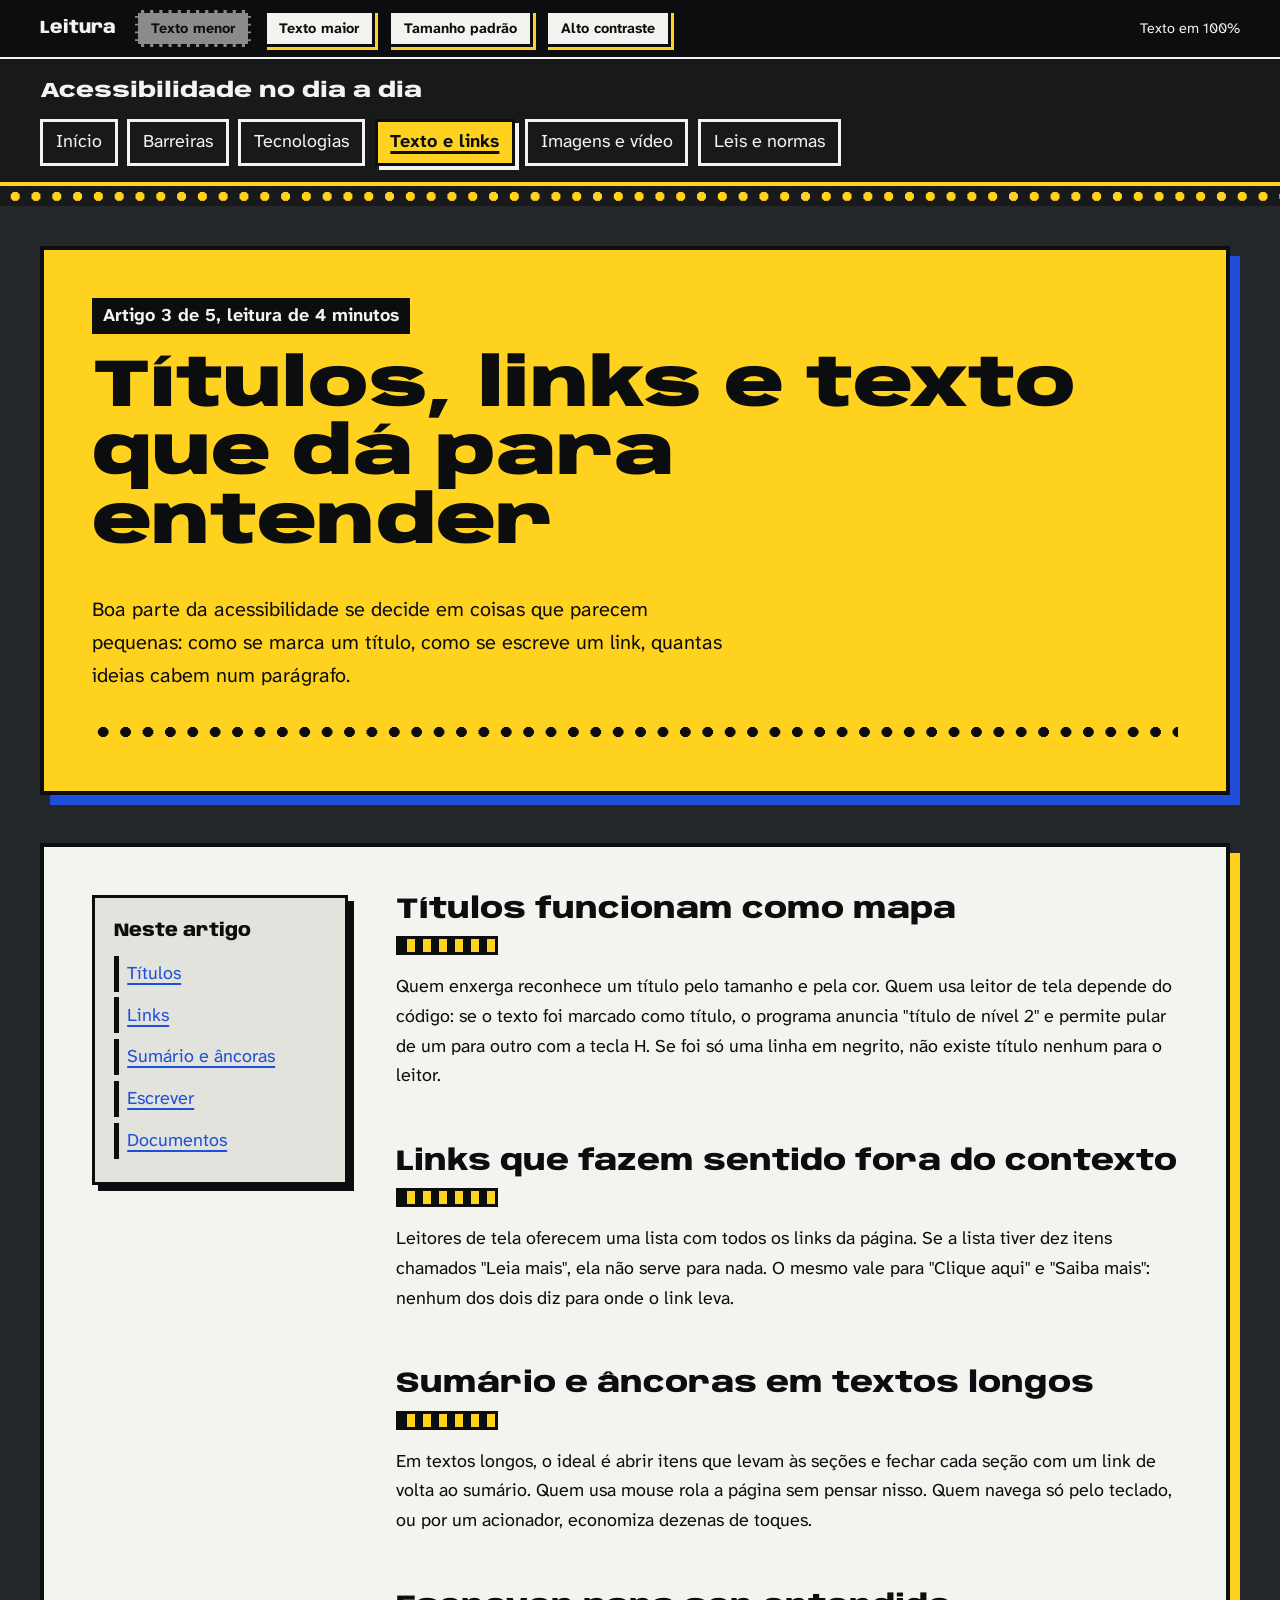
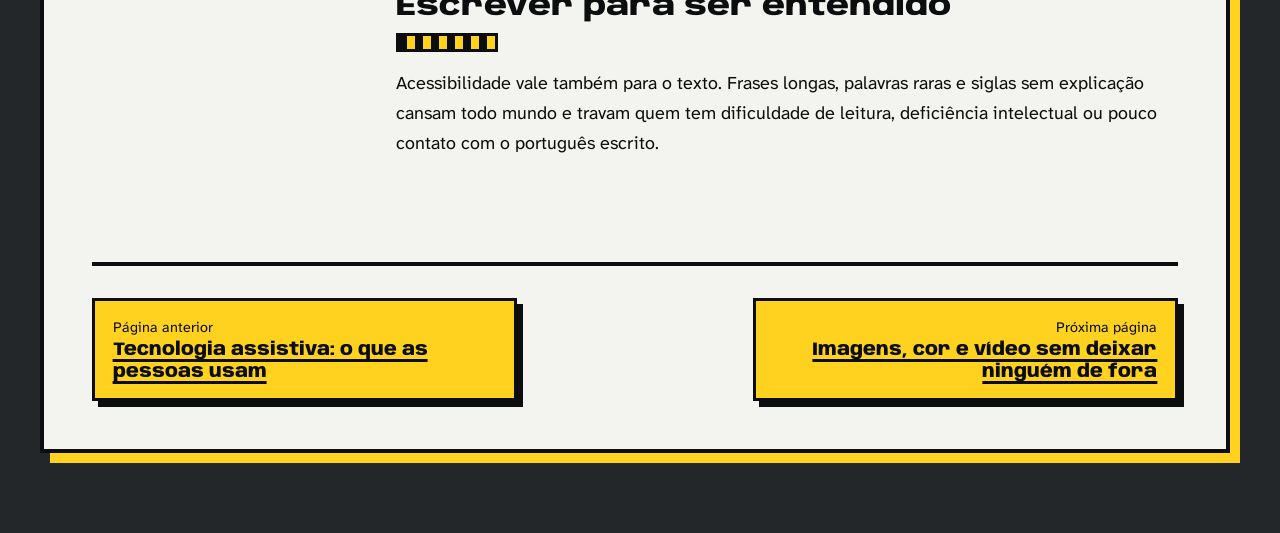
<file: texto-e-links.html>
<!doctype html>
<html lang="pt-BR">
  <head>
    <meta charset="UTF-8" />
    <meta name="viewport" content="width=device-width, initial-scale=1" />
    <title>
      Títulos, links e texto que dá para entender | Acessibilidade no dia a dia
    </title>
    <meta
      name="description"
      content="Como títulos, links, âncoras, redação e documentos para download influenciam a acessibilidade de uma página."
    />
    <link rel="preconnect" href="https://fonts.googleapis.com" />
    <link rel="preconnect" href="https://fonts.gstatic.com" crossorigin />
    <link
      rel="stylesheet"
      href="https://fonts.googleapis.com/css2?family=Anybody:wdth,wght@100..150,700..900&family=Atkinson+Hyperlegible+Next:wght@400;700&display=swap"
    />
    <link rel="stylesheet" href="css/estilo.css" />
    <script src="js/script.js"></script>
  </head>
  <body>
    <a class="pular" href="#conteudo">Pular para o conteúdo</a>
    <div id="anuncio" class="sr-only" role="status" aria-live="polite"></div>
    <header class="topo">
      <div class="ajustes">
        <div class="ajustes-in" role="group" aria-labelledby="rotulo-ajustes">
          <span id="rotulo-ajustes" class="ajustes-rotulo">Leitura</span>
          <button type="button" data-acao="menor">Texto menor</button>
          <button type="button" data-acao="maior">Texto maior</button>
          <button type="button" data-acao="restaurar">Tamanho padrão</button>
          <button type="button" data-acao="contraste" aria-pressed="false">
            Alto contraste
          </button>
          <span class="nivel" data-nivel>Texto em 100%</span>
        </div>
      </div>
      <div class="cabeca">
        <p class="marca">
          <a href="index.html">Acessibilidade no dia a dia</a>
        </p>
        <nav aria-label="Principal">
          <ul class="menu">
            <li><a href="index.html">Início</a></li>
            <li><a href="barreiras.html">Barreiras</a></li>
            <li><a href="tecnologias.html">Tecnologias</a></li>
            <li>
              <a href="texto-e-links.html" aria-current="page">Texto e links</a>
            </li>
            <li><a href="imagens-cor-e-video.html">Imagens e vídeo</a></li>
            <li><a href="leis-e-normas.html">Leis e normas</a></li>
          </ul>
        </nav>
      </div>
    </header>

    <main id="conteudo" tabindex="-1">
      <div class="capa">
        <p class="meta">Artigo 3 de 5, leitura de 4 minutos</p>
        <h1>Títulos, links e texto que dá para entender</h1>
        <p class="lead">
          Boa parte da acessibilidade se decide em coisas que parecem pequenas:
          como se marca um título, como se escreve um link, quantas ideias cabem
          num parágrafo.
        </p>
      </div>
      <div class="folha">
        <div class="leitura">
          <nav class="sumario" id="sumario" aria-label="Neste artigo">
            <p class="sumario-titulo">Neste artigo</p>
            <ul>
              <li><a href="#titulos">Títulos</a></li>
              <li><a href="#links">Links</a></li>
              <li><a href="#ancoras">Sumário e âncoras</a></li>
              <li><a href="#escrita">Escrever</a></li>
              <li><a href="#documentos">Documentos</a></li>
            </ul>
          </nav>
          <article class="texto">
            <section id="titulos" aria-labelledby="h-titulos">
              <h2 id="h-titulos">Títulos funcionam como mapa</h2>
              <p>
                Quem enxerga reconhece um título pelo tamanho e pela cor. Quem
                usa leitor de tela depende do código: se o texto foi marcado
                como título, o programa anuncia "título de nível 2" e permite
                pular de um para outro com a tecla H. Se foi só uma linha em
                negrito, não existe título nenhum para o leitor.
              </p>
            </section>
            <section id="links" aria-labelledby="h-links">
              <h2 id="h-links">Links que fazem sentido fora do contexto</h2>
              <p>
                Leitores de tela oferecem uma lista com todos os links da
                página. Se a lista tiver dez itens chamados "Leia mais", ela não
                serve para nada. O mesmo vale para "Clique aqui" e "Saiba mais":
                nenhum dos dois diz para onde o link leva.
              </p>
            </section>
            <section id="ancoras" aria-labelledby="h-ancoras">
              <h2 id="h-ancoras">Sumário e âncoras em textos longos</h2>
              <p>
                Em textos longos, o ideal é abrir itens que levam às seções e
                fechar cada seção com um link de volta ao sumário. Quem usa
                mouse rola a página sem pensar nisso. Quem navega só pelo
                teclado, ou por um acionador, economiza dezenas de toques.
              </p>
            </section>
            <section id="escrita" aria-labelledby="h-escrita">
              <h2 id="h-escrita">Escrever para ser entendido</h2>
              <p>
                Acessibilidade vale também para o texto. Frases longas, palavras
                raras e siglas sem explicação cansam todo mundo e travam quem
                tem dificuldade de leitura, deficiência intelectual ou pouco
                contato com o português escrito.
              </p>
            </section>
          </article>
        </div>
        <nav class="passos" aria-label="Continuar a leitura">
          <a class="passo" href="tecnologias.html" rel="prev"
            ><span class="passo-dir">Página anterior</span
            ><span class="passo-nome"
              >Tecnologia assistiva: o que as pessoas usam</span
            ></a
          >
          <a class="passo proximo" href="imagens-cor-e-video.html" rel="next"
            ><span class="passo-dir">Próxima página</span
            ><span class="passo-nome"
              >Imagens, cor e vídeo sem deixar ninguém de fora</span
            ></a
          >
        </nav>
      </div>
    </main>
  </body>
</html>
</file>
<file: css/estilo.css>
/* Variáveis */
:root {
  --concreto: #24272a;
  --concreto-2: #17191b;
  --giz: #f3f3ef;
  --giz-2: #e2e3dc;
  --tinta: #0c0d0e;
  --piso: #ffd21f;
  --placa: #1f4fd8;
  --vermelho: #c42b2b;
  --verde: #1b7a4b;
  --link: #1f4fd8;
  --fonte-titulo: "Anybody", "Arial Black", Verdana, sans-serif;
  --fonte-texto: "Atkinson Hyperlegible Next", Verdana, Geneva, sans-serif;
  --fonte-codigo: ui-monospace, "Cascadia Code", Consolas, monospace;
}

/* Alto contraste */
.alto-contraste {
  --concreto: #000;
  --concreto-2: #000;
  --giz: #fff;
  --giz-2: #fff;
  --tinta: #000;
  --piso: #ffe600;
  --placa: #0000c8;
  --vermelho: #9a0000;
  --verde: #005a00;
  --link: #0000c8;
}

/* Base */
html {
  font-size: 100%;
  scroll-behavior: smooth;
  -webkit-text-size-adjust: 100%;
}

body {
  margin: 0;
  background: var(--concreto);
  color: var(--giz);
  font-family: var(--fonte-texto);
  font-size: 1.125rem;
  line-height: 1.65;
}

h1,
h2,
h3 {
  font-family: var(--fonte-titulo);
  font-weight: 800;
  line-height: 1.1;
  margin: 0 0 0.6em;
  overflow-wrap: break-word;
  hyphens: auto;
}

h2 {
  font-size: 1.8rem;
  font-stretch: 115%;
  margin-top: 0;
}

h2::after {
  content: "";
  display: block;
  width: 6rem;
  height: 0.8rem;
  margin-top: 0.6rem;
  border: 3px solid var(--tinta);
  background: repeating-linear-gradient(
    90deg,
    var(--tinta) 0 0.5rem,
    var(--piso) 0.5rem 1rem
  );
}

h3 {
  font-size: 1.3rem;
  font-weight: 700;
}

p {
  margin: 0 0 1.1em;
}

a {
  color: var(--piso);
  text-decoration-thickness: 2px;
  text-underline-offset: 0.2em;
}

strong,
b {
  font-weight: 700;
}

img,
svg {
  max-width: 100%;
}

/* Acessibilidade */
.pular {
  position: absolute;
  left: 1rem;
  top: -6rem;
  z-index: 100;
  background: var(--piso);
  color: var(--tinta);
  border: 3px solid var(--tinta);
  box-shadow: 4px 4px 0 var(--tinta);
  padding: 0.7rem 1.1rem;
  font-weight: 700;
}

.pular:focus {
  top: 1rem;
}

:focus-visible {
  outline: 3px solid var(--tinta);
  outline-offset: 2px;
  box-shadow: 0 0 0 5px var(--piso);
}

main:focus {
  outline: none;
  box-shadow: none;
}

.sr-only {
  position: absolute;
  width: 1px;
  height: 1px;
  margin: -1px;
  padding: 0;
  overflow: hidden;
  clip: rect(0, 0, 0, 0);
  white-space: nowrap;
  border: 0;
}

.so-js {
  display: none;
}
.js .so-js {
  display: block;
}

/* Barra de progresso */
.progresso {
  position: fixed;
  top: 0;
  left: 0;
  z-index: 60;
  height: 0.4rem;
  width: calc(var(--progresso, 0) * 100%);
  background: var(--piso);
  border-bottom: 2px solid var(--tinta);
}

/* Faixa de ajustes */
.ajustes {
  display: none;
  background: var(--tinta);
  border-bottom: 2px solid var(--giz);
}

.js .ajustes {
  display: block;
}

.ajustes-in {
  max-width: 76rem;
  margin: 0 auto;
  padding: 0.6rem clamp(1rem, 4vw, 2.5rem);
  display: flex;
  flex-wrap: wrap;
  align-items: center;
  gap: 0.6rem 0.8rem;
}

.ajustes-rotulo {
  font-family: var(--fonte-titulo);
  font-weight: 800;
  margin-right: 0.4rem;
}

.ajustes button {
  font: inherit;
  font-size: 0.9rem;
  font-weight: 700;
  color: var(--tinta);
  background: var(--giz);
  border: 3px solid var(--tinta);
  box-shadow: 3px 3px 0 var(--piso);
  padding: 0.25rem 0.8rem;
  cursor: pointer;
  transition:
    transform 0.08s ease,
    box-shadow 0.08s ease,
    background 0.15s ease;
}

.ajustes button:hover {
  background: var(--piso);
}

.ajustes button:active {
  transform: translate(3px, 3px);
  box-shadow: 0 0 0 var(--piso);
}

.ajustes button[aria-pressed="true"] {
  background: var(--piso);
  text-decoration: underline;
  text-decoration-thickness: 3px;
}

.ajustes button[aria-pressed="true"]::before {
  content: "\2713\00a0";
}

.ajustes button[aria-disabled="true"] {
  opacity: 0.55;
  cursor: not-allowed;
  box-shadow: none;
  border-style: dashed;
}

.nivel {
  font-size: 0.9rem;
  margin-left: auto;
}

/* Cabeçalho e menu */
.topo {
  background: var(--concreto-2);
}

.topo::after {
  content: "";
  display: block;
  height: 1.3rem;
  border-top: 4px solid var(--piso);
  background-image: radial-gradient(
    circle at center,
    var(--piso) 0.28rem,
    transparent 0.3rem
  );
  background-size: 1.3rem 1.3rem;
  background-position: 0.3rem 0;
}

.cabeca {
  max-width: 76rem;
  margin: 0 auto;
  padding: 1.3rem clamp(1rem, 4vw, 2.5rem) 1rem;
  display: flex;
  flex-wrap: wrap;
  align-items: center;
  justify-content: space-between;
  gap: 1rem 2rem;
}

.marca {
  margin: 0;
  font-family: var(--fonte-titulo);
  font-weight: 800;
  font-stretch: 125%;
  font-size: 1.3rem;
  line-height: 1.1;
}

.marca a {
  color: var(--giz);
  text-decoration: none;
}

.marca a:hover {
  color: var(--piso);
}

.menu {
  list-style: none;
  display: flex;
  flex-wrap: wrap;
  gap: 0.6rem;
  margin: 0;
  padding: 0;
}

.menu a {
  display: block;
  color: var(--giz);
  text-decoration: none;
  padding: 0.35rem 0.8rem;
  border: 3px solid var(--giz);
  transition:
    transform 0.1s ease,
    box-shadow 0.1s ease,
    background 0.15s ease,
    color 0.15s ease;
}

.menu a:hover {
  background: var(--giz);
  color: var(--tinta);
  transform: translate(-2px, -2px);
  box-shadow: 4px 4px 0 var(--piso);
}

.menu a[aria-current="page"] {
  background: var(--piso);
  color: var(--tinta);
  border-color: var(--tinta);
  box-shadow: 4px 4px 0 var(--giz);
  font-weight: 700;
  text-decoration: underline;
  text-decoration-thickness: 3px;
  text-underline-offset: 0.2em;
}

/* Estrutura da página */
main {
  max-width: 76rem;
  margin: 0 auto;
  padding: 2.5rem clamp(1rem, 4vw, 2.5rem) 5rem;
}

/* Capa */
.capa {
  --d: 10px;
  --cor-sombra: var(--placa);
  background: var(--piso);
  color: var(--tinta);
  border: 4px solid var(--tinta);
  box-shadow: var(--d) var(--d) 0 var(--cor-sombra);
  padding: clamp(1.4rem, 4vw, 3rem);
  margin: 0 var(--d) 3rem 0;
  animation: carimbo 0.5s cubic-bezier(0.2, 0.9, 0.3, 1.15) both;
}

.capa .meta {
  display: inline-block;
  font-weight: 700;
  background: var(--tinta);
  color: var(--giz);
  padding: 0.2rem 0.7rem;
  margin-bottom: 1.2rem;
}

.capa h1 {
  font-size: clamp(2rem, 6vw, 4.2rem);
  font-weight: 900;
  font-stretch: 125%;
  line-height: 1.02;
  letter-spacing: -0.01em;
  margin-bottom: 0.5em;
  max-width: 18ch;
}

.capa .lead {
  font-size: 1.25rem;
  max-width: 50ch;
  margin-bottom: 0;
}

.capa::after {
  content: "";
  display: block;
  height: 1.4rem;
  margin-top: 1.8rem;
  background-image: radial-gradient(
    circle at center,
    var(--tinta) 0.32rem,
    transparent 0.34rem
  );
  background-size: 1.4rem 1.4rem;
}

/* Folha de leitura */
.folha {
  background: var(--giz);
  color: var(--tinta);
  border: 4px solid var(--tinta);
  box-shadow: 10px 10px 0 var(--piso);
  padding: clamp(1.2rem, 4vw, 3rem);
  margin-right: 10px;
}

.folha a {
  color: var(--link);
}

.folha a:hover {
  background: var(--piso);
  color: var(--tinta);
}

.leitura {
  display: grid;
  grid-template-columns: minmax(0, 1fr);
  gap: 2.5rem;
}

.texto {
  min-width: 0;
}

.texto > section {
  margin-bottom: 3.5rem;
}

.texto p,
.texto li {
  max-width: 68ch;
}

.texto ul {
  padding-left: 1.3rem;
}

.texto li {
  margin-bottom: 0.5em;
}

.texto li::marker {
  color: var(--placa);
}

.texto section {
  scroll-margin-top: 1.5rem;
}

.voltar {
  text-align: right;
  font-size: 0.95rem;
  margin: 1.5rem 0 0;
  max-width: none !important;
}

.fonte {
  border-top: 3px solid var(--tinta);
  padding-top: 1rem;
  font-size: 0.95rem;
  max-width: 68ch;
}

/* Sumário do artigo */
.sumario {
  background: var(--giz-2);
  border: 3px solid var(--tinta);
  box-shadow: 6px 6px 0 var(--tinta);
  padding: 1.1rem 1.2rem;
  align-self: start;
  scroll-margin-top: 1rem;
}

.sumario-titulo {
  font-family: var(--fonte-titulo);
  font-weight: 800;
  font-size: 1.15rem;
  margin: 0 0 0.6rem;
}

.sumario ul {
  list-style: none;
  margin: 0;
  padding: 0;
}

.sumario li {
  margin: 0;
}

.sumario a {
  display: block;
  padding: 0.4rem 0.5rem;
  border-left: 5px solid var(--tinta);
  margin-bottom: 0.35rem;
  line-height: 1.3;
}

/* Cartões de artigos */
.cartoes {
  display: grid;
  grid-template-columns: repeat(auto-fit, minmax(16rem, 1fr));
  gap: 1.8rem;
  list-style: none;
  margin: 1.5rem 0 0;
  padding: 0;
}

.cartao {
  --d: 6px;
  --cor-sombra: var(--tinta);
  position: relative;
  background: var(--giz);
  border: 3px solid var(--tinta);
  box-shadow: var(--d) var(--d) 0 var(--cor-sombra);
  padding: 1.2rem;
  margin: 0 !important;
  max-width: none !important;
  transition:
    transform 0.12s ease,
    box-shadow 0.12s ease,
    background 0.15s ease;
  animation: carimbo 0.4s cubic-bezier(0.2, 0.9, 0.3, 1.15) both;
  animation-delay: calc(var(--i, 0) * 90ms + 300ms);
}

.cartao:hover {
  transform: translate(-3px, -3px);
  box-shadow: 9px 9px 0 var(--tinta);
  background: var(--piso);
}

.cartao h3 {
  margin-bottom: 0.5rem;
}

.cartao h3 a {
  color: var(--tinta);
  text-decoration-thickness: 3px;
}

.cartao h3 a::after {
  content: "";
  position: absolute;
  inset: 0;
}

.folha .cartao h3 a:hover {
  background: transparent;
}

.cartao h3 a:focus-visible {
  outline: none;
  box-shadow: none;
}

.cartao:has(a:focus-visible) {
  outline: 3px solid var(--tinta);
  outline-offset: 2px;
  box-shadow:
    6px 6px 0 var(--tinta),
    0 0 0 5px var(--piso);
}

.cartao p {
  margin-bottom: 0.4rem;
}

.cartao .tempo {
  font-size: 0.9rem;
  margin: 0.8rem 0 0;
}

/* Destaques */
.resumo {
  background: var(--placa);
  color: #fff;
  border: 3px solid var(--tinta);
  box-shadow: 6px 6px 0 var(--tinta);
  padding: 1.2rem 1.4rem;
  margin: 2rem 6px 2rem 0;
}

.resumo p {
  margin-bottom: 0;
}

.resumo .titulo {
  font-family: var(--fonte-titulo);
  font-weight: 800;
  font-size: 1.15rem;
  margin-bottom: 0.4rem;
}

.folha .resumo a {
  color: #fff;
}

.folha .resumo a:hover {
  background: var(--piso);
  color: var(--tinta);
}

.nota {
  background: var(--piso);
  color: var(--tinta);
  border: 3px solid var(--tinta);
  box-shadow: 6px 6px 0 var(--tinta);
  padding: 1.2rem 1.4rem;
  margin: 2rem 6px 2rem 0;
}

.nota p {
  margin-bottom: 0;
}

.nota .titulo {
  font-family: var(--fonte-titulo);
  font-weight: 800;
  font-size: 1.15rem;
  margin-bottom: 0.4rem;
}

.folha .nota a {
  color: var(--tinta);
}

/* Comparações */
.comparar {
  display: grid;
  grid-template-columns: repeat(auto-fit, minmax(17rem, 1fr));
  gap: 1.6rem;
  margin: 1.8rem 0 2rem;
}

.bloco {
  border: 3px solid var(--tinta);
  background: var(--giz);
  min-width: 0;
}

.bloco .rotulo {
  margin: 0;
  padding: 0.3rem 0.9rem;
  color: #fff;
  font-weight: 700;
  border-bottom: 3px solid var(--tinta);
  max-width: none !important;
}

.bloco.evite .rotulo {
  background: var(--vermelho);
}
.bloco.evite .rotulo::before {
  content: "\2717\00a0";
}
.bloco.prefira .rotulo {
  background: var(--verde);
}
.bloco.prefira .rotulo::before {
  content: "\2713\00a0";
}
.bloco.exemplo .rotulo {
  background: var(--tinta);
}

.bloco .conteudo {
  padding: 0.9rem;
  margin: 0;
  max-width: none !important;
}

.bloco p.conteudo {
  margin: 0;
}

.bloco pre.conteudo {
  background: var(--tinta);
  color: var(--giz);
  overflow-x: auto;
  font-family: var(--fonte-codigo);
  font-size: 0.88rem;
  line-height: 1.55;
}

.bloco pre code {
  font-family: inherit;
}

.codigo-solto {
  margin: 1.6rem 0 2rem;
  max-width: 68ch;
}

/* Tabelas */
.rolagem {
  overflow-x: auto;
  margin: 1.8rem 0 2.2rem;
  border: 3px solid var(--tinta);
  box-shadow: 6px 6px 0 var(--tinta);
  background: var(--giz);
  max-width: calc(100% - 6px);
}

table {
  width: 100%;
  border-collapse: collapse;
  font-size: 0.97rem;
  line-height: 1.5;
}

caption {
  text-align: left;
  font-family: var(--fonte-titulo);
  font-weight: 800;
  padding: 0.8rem 0.9rem;
  background: var(--piso);
  border-bottom: 3px solid var(--tinta);
}

th,
td {
  text-align: left;
  vertical-align: top;
  padding: 0.65rem 0.9rem;
  border-bottom: 2px solid var(--tinta);
  min-width: 9rem;
}

thead th {
  background: var(--tinta);
  color: var(--giz);
}

tbody tr:nth-child(even) {
  background: var(--giz-2);
}

tbody tr:last-child td,
tbody tr:last-child th {
  border-bottom: 0;
}

tbody th {
  font-weight: 700;
}

/* Esquema dos modos de leitura */
.trio {
  margin: 2rem 0;
  max-width: 68ch;
}

.trio-itens {
  display: grid;
  grid-template-columns: repeat(auto-fit, minmax(11rem, 1fr));
  gap: 1.4rem;
}

.trio-itens > div {
  min-width: 0;
}

.trio p {
  font-size: 0.95rem;
  margin: 0.6rem 0 0;
}

.trio figcaption {
  font-size: 0.95rem;
  margin-top: 1.2rem;
}

.mini {
  border: 3px solid var(--tinta);
  background: var(--giz);
  padding: 0.7rem;
  box-shadow: 4px 4px 0 var(--tinta);
}

.mini span {
  display: block;
  box-sizing: border-box;
  height: 0.55rem;
  margin: 0.45rem 0;
  border: 2px dashed #6b6f72;
  background: transparent;
}

.mini .m-h {
  height: 0.9rem;
  width: 60%;
}
.mini .m-h.pequeno {
  width: 40%;
}
.mini .m-t.curta {
  width: 65%;
}
.mini .m-l {
  width: 35%;
}

.modo-setas span {
  border: 2px solid var(--tinta);
  background: var(--tinta);
}

.modo-tab .m-l {
  border: 2px solid var(--tinta);
  background: var(--placa);
}

.modo-titulos .m-h {
  border: 2px solid var(--tinta);
  background: var(--tinta);
}

/* Calculadora de contraste */
.calculadora {
  background: var(--giz-2);
  border: 3px solid var(--tinta);
  box-shadow: 6px 6px 0 var(--tinta);
  padding: 1.3rem;
  margin: 2rem 6px 2rem 0;
}

.calculadora h3 {
  margin-top: 0;
}

.campos {
  display: flex;
  flex-wrap: wrap;
  gap: 1rem 2rem;
  margin-bottom: 1rem;
}

.campo {
  display: flex;
  align-items: center;
  gap: 0.8rem;
  margin: 0;
}

.campo label {
  font-weight: 700;
}

.campo input[type="color"] {
  width: 4rem;
  height: 3rem;
  padding: 0;
  border: 3px solid var(--tinta);
  background: var(--giz);
  cursor: pointer;
}

.hex {
  font-family: var(--fonte-codigo);
  font-size: 0.95rem;
}

.previa {
  border: 3px solid var(--tinta);
  padding: 1.2rem;
  font-size: 1.4rem;
  font-weight: 700;
  margin-bottom: 1.2rem;
  transition:
    background 0.2s ease,
    color 0.2s ease;
}

.resultado {
  font-family: var(--fonte-titulo);
  font-weight: 800;
  font-size: 1.4rem;
  margin-bottom: 0.6rem !important;
}

.criterios {
  list-style: none;
  padding: 0 !important;
  margin: 0 0 0.8rem;
}

.criterios li {
  padding: 0.35rem 0.7rem;
  border: 2px solid var(--tinta);
  margin-bottom: 0.5rem;
  background: var(--giz);
}

.criterios .ok {
  font-weight: 700;
}
.criterios .ok::before {
  content: "\2713\00a0";
}
.criterios .falha {
  font-weight: 700;
  text-decoration: line-through;
  text-decoration-thickness: 2px;
}
.criterios .falha::before {
  content: "\2717\00a0";
}

.calculadora .rodape-calc {
  font-size: 0.95rem;
  margin-bottom: 0;
}

/* Navegação entre artigos */
.passos {
  display: flex;
  flex-wrap: wrap;
  justify-content: space-between;
  gap: 1.4rem;
  margin-top: 3rem;
  padding-top: 2rem;
  border-top: 4px solid var(--tinta);
}

.folha .passo {
  display: block;
  flex: 1 1 15rem;
  max-width: 24rem;
  background: var(--piso);
  color: var(--tinta);
  border: 3px solid var(--tinta);
  box-shadow: 6px 6px 0 var(--tinta);
  padding: 0.9rem 1.1rem;
  text-decoration: none;
  transition:
    transform 0.1s ease,
    box-shadow 0.1s ease;
}

.folha .passo:hover {
  background: var(--piso);
  transform: translate(-3px, -3px);
  box-shadow: 9px 9px 0 var(--tinta);
}

.folha .passo:active {
  transform: translate(6px, 6px);
  box-shadow: 0 0 0 var(--tinta);
}

.passo-dir {
  display: block;
  font-size: 0.9rem;
}

.passo-nome {
  display: block;
  font-family: var(--fonte-titulo);
  font-weight: 800;
  font-size: 1.15rem;
  line-height: 1.2;
  text-decoration: underline;
  text-decoration-thickness: 3px;
  text-underline-offset: 0.2em;
}

.passo.proximo {
  text-align: right;
  margin-left: auto;
}

/* Animações */
@keyframes carimbo {
  from {
    opacity: 0;
    transform: translate(calc(var(--d) * -0.8), calc(var(--d) * -0.8));
    box-shadow: calc(var(--d) * 2.4) calc(var(--d) * 2.4) 0 var(--cor-sombra);
  }
}

/* Movimento reduzido */
@media (prefers-reduced-motion: reduce) {
  *,
  *::before,
  *::after {
    animation: none !important;
    transition: none !important;
    scroll-behavior: auto !important;
  }
}

/* Telas largas */
@media (min-width: 62em) and (min-height: 34em) {
  .leitura {
    grid-template-columns: 16rem minmax(0, 1fr);
    gap: 3rem;
  }

  .sumario {
    position: sticky;
    top: 1.2rem;
    max-height: calc(100vh - 2.4rem);
    overflow-y: auto;
  }
}

/* Telas pequenas */
@media (max-width: 40em) {
  .cabeca {
    flex-direction: column;
    align-items: flex-start;
  }
  .nivel {
    margin-left: 0;
    width: 100%;
  }
  .voltar {
    text-align: left;
  }
  .passo.proximo {
    text-align: left;
    margin-left: 0;
  }
}

/* Cores mais forçadas (ficou estranho essa frase) */
@media (forced-colors: active) {
  .ajustes button[aria-pressed="true"] {
    border-style: double;
  }
  .menu a[aria-current="page"] {
    border-style: double;
  }
}

/* Impressão */
@media print {
  body {
    background: #fff;
    color: #000;
  }
  .ajustes,
  .progresso,
  .topo::after,
  .sumario,
  .passos,
  .capa::after,
  .pular {
    display: none !important;
  }
  .capa,
  .folha,
  .cartao,
  .resumo,
  .nota {
    box-shadow: none;
    animation: none;
  }
  .folha {
    border: 0;
    padding: 0;
  }
  .topo,
  .rodape {
    background: #fff;
    color: #000;
  }
  .marca a,
  .menu a {
    color: #000;
  }
}
</file>
